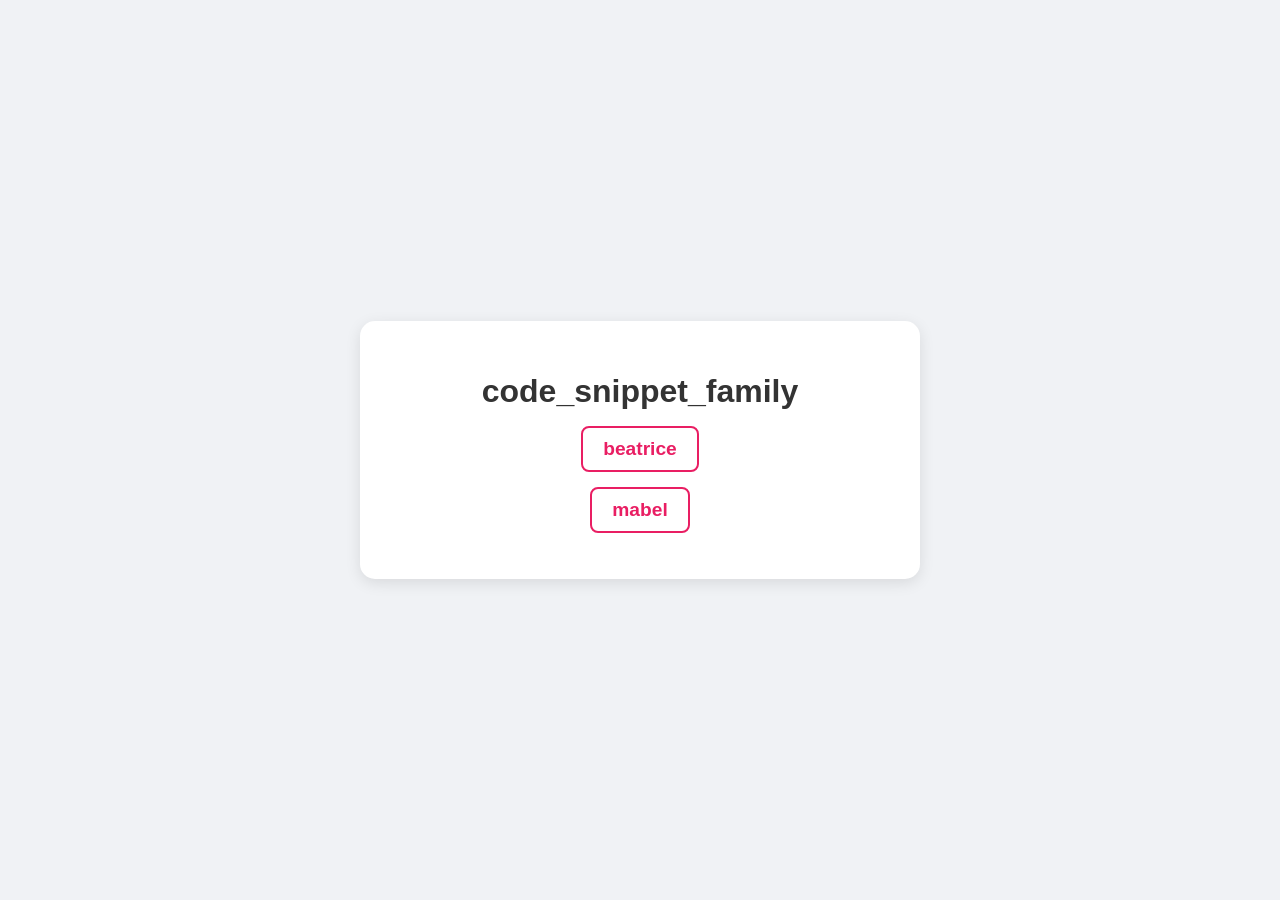
<file: index.html>
<!DOCTYPE html>
<html lang="en">
<head>
    <meta charset="UTF-8">
    <meta name="viewport" content="width=device-width, initial-scale=1.0">
    <meta name="robots" content="noindex, nofollow, noarchive, nosnippet, noimageindex, nocache">
    <title>code_snippet_family</title>
    <link rel="stylesheet" href="style.css">
</head>
<body>
    <div class="container">
        <h1>code_snippet_family</h1>
        <ul>
            <li><a href="beatrice/index.html">beatrice</a></li>
            <li><a href="mabel/index.html">mabel</a></li>
        </ul>
    </div>
</body>
</html>
</file>
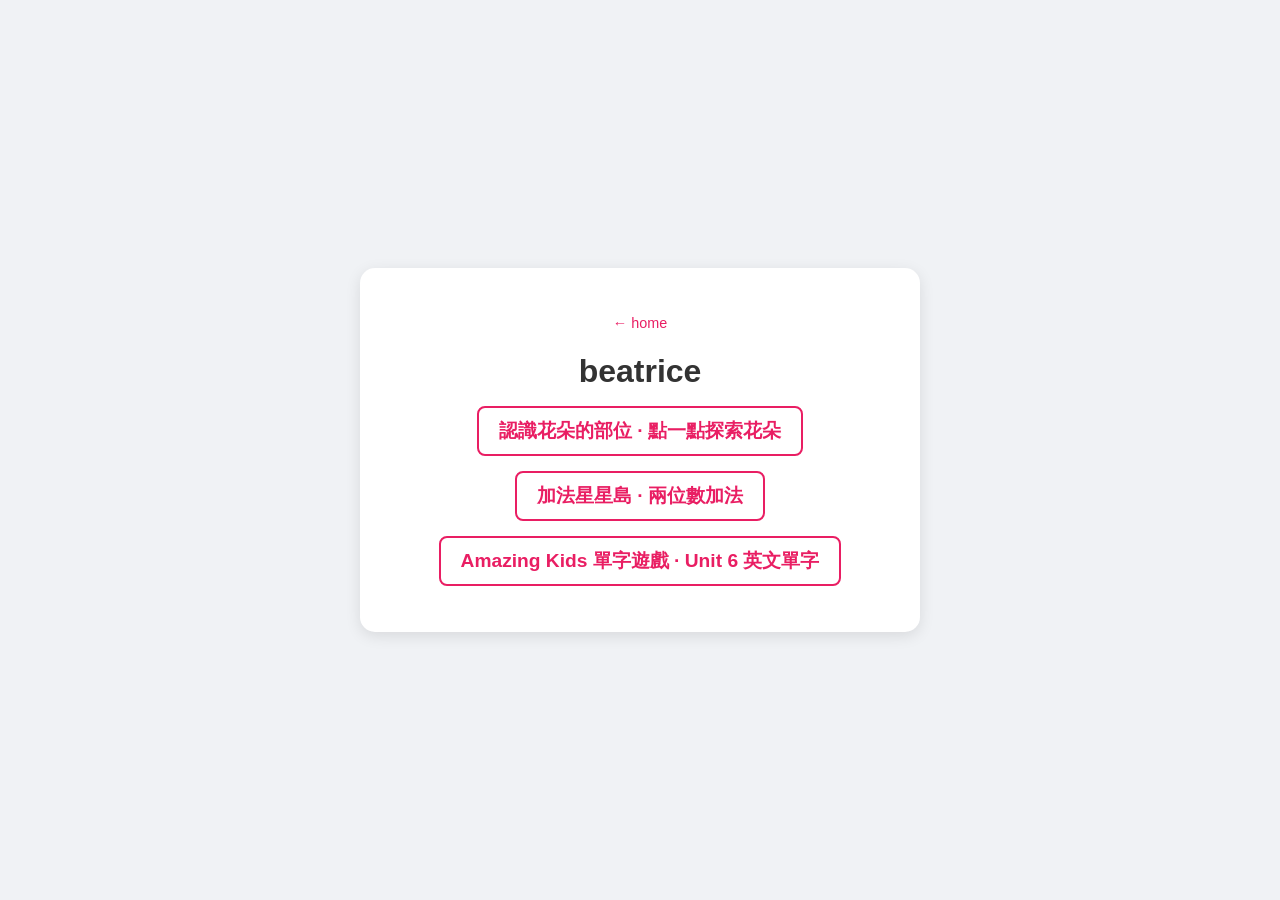
<file: beatrice/index.html>
<!DOCTYPE html>
<html lang="en">
<head>
    <meta charset="UTF-8">
    <meta name="viewport" content="width=device-width, initial-scale=1.0">
    <meta name="robots" content="noindex, nofollow, noarchive, nosnippet, noimageindex, nocache">
    <title>beatrice</title>
    <link rel="stylesheet" href="../style.css">
</head>
<body>
    <div class="container">
        <p><a class="back" href="../index.html">&larr; home</a></p>
        <h1>beatrice</h1>
        <ul>
            <li><a href="flower-parts.html">認識花朵的部位 · 點一點探索花朵</a></li>
            <li><a href="addition.html">加法星星島 · 兩位數加法</a></li>
            <li><a href="amazing-kids-words.html">Amazing Kids 單字遊戲 · Unit 6 英文單字</a></li>
        </ul>
    </div>
</body>
</html>
</file>
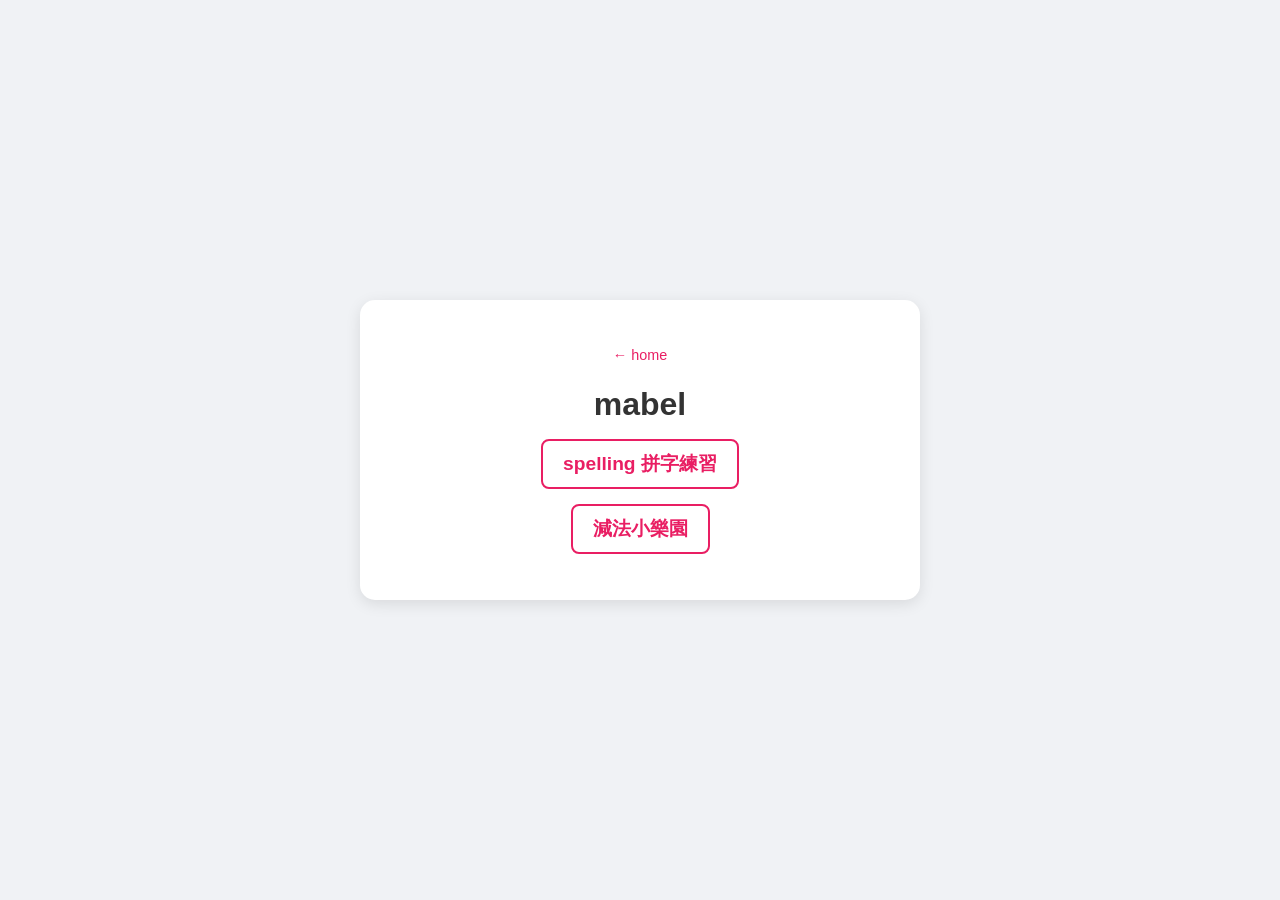
<file: mabel/index.html>
<!DOCTYPE html>
<html lang="en">
<head>
    <meta charset="UTF-8">
    <meta name="viewport" content="width=device-width, initial-scale=1.0">
    <meta name="robots" content="noindex, nofollow, noarchive, nosnippet, noimageindex, nocache">
    <title>mabel</title>
    <link rel="stylesheet" href="../style.css">
</head>
<body>
    <div class="container">
        <p><a class="back" href="../index.html">&larr; home</a></p>
        <h1>mabel</h1>
        <ul>
            <li><a href="spelling.html">spelling 拼字練習</a></li>
            <li><a href="subtraction.html">減法小樂園</a></li>
        </ul>
    </div>
</body>
</html>
</file>
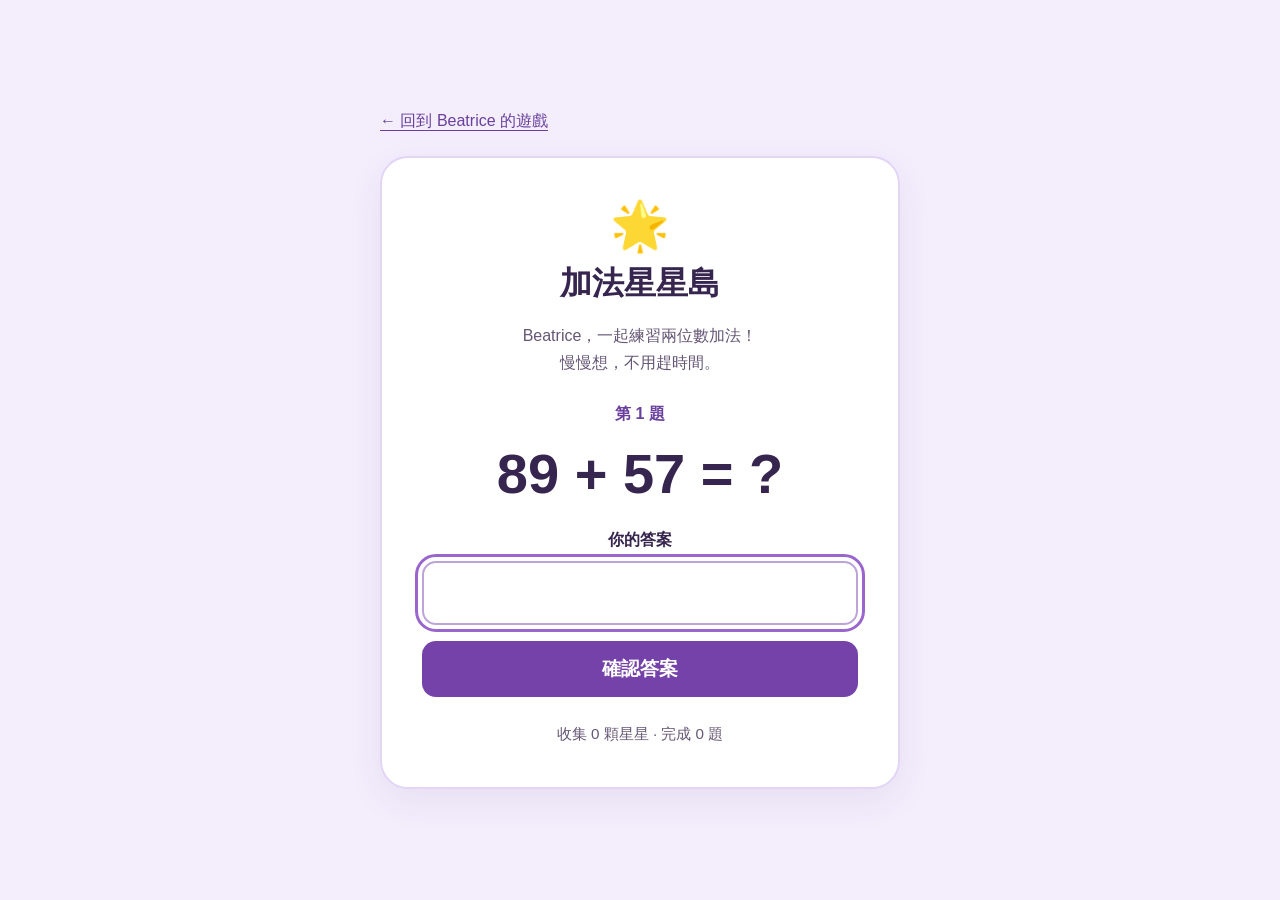
<file: beatrice/addition.html>
<!DOCTYPE html>
<html lang="zh-Hant">
<head>
  <meta charset="UTF-8">
  <meta name="viewport" content="width=device-width, initial-scale=1.0">
  <meta name="robots" content="noindex, nofollow, noarchive, nosnippet, noimageindex, nocache">
  <title>Beatrice · 加法星星島</title>
  <style>
    * { box-sizing: border-box; }
    body {
      margin: 0;
      padding: 24px 16px;
      min-height: 100vh;
      font-family: 'Segoe UI', Tahoma, sans-serif;
      color: #36254e;
      background: #f3edfc;
      display: grid;
      place-items: center;
    }
    main { width: 100%; max-width: 520px; }
    a { color: #69409d; text-underline-offset: 4px; }
    .card {
      margin-top: 24px;
      padding: clamp(24px, 6vw, 40px);
      border: 2px solid #e3d5f6;
      border-radius: 28px;
      background: white;
      text-align: center;
      box-shadow: 0 12px 36px #54347712;
    }
    .star { font-size: 48px; margin: 0; }
    h1 { margin: 8px 0 12px; font-size: 2rem; }
    .intro, .score { color: #655675; line-height: 1.7; }
    .question-number { margin-top: 28px; font-weight: bold; color: #69409d; }
    .equation { font-size: clamp(36px, 10vw, 56px); font-weight: bold; margin: 16px 0 24px; font-variant-numeric: tabular-nums; }
    label { display: block; margin-bottom: 10px; font-weight: bold; }
    input {
      width: 100%;
      min-height: 64px;
      border: 2px solid #bca4d9;
      border-radius: 14px;
      padding: 10px;
      font: inherit;
      font-size: 2rem;
      text-align: center;
    }
    button {
      width: 100%;
      min-height: 56px;
      margin-top: 16px;
      border: 0;
      border-radius: 14px;
      padding: 12px 16px;
      font: inherit;
      font-size: 1.2rem;
      font-weight: bold;
      color: white;
      background: #7542aa;
      cursor: pointer;
    }
    button:hover { background: #5d318d; }
    :focus-visible { outline: 3px solid #9a66cd; outline-offset: 4px; }
    input:disabled { color: #655675; background: #f5f1f9; opacity: 1; }
    #result { margin-top: 20px; line-height: 1.7; font-size: 1.1rem; }
    #result.correct { color: #22603e; }
    #result.incorrect { color: #8a4130; }
    .score { margin: 24px 0 0; font-size: 0.95rem; }
    [hidden] { display: none !important; }
  </style>
</head>
<body>
  <main>
    <a href="index.html">← 回到 Beatrice 的遊戲</a>
    <section class="card" aria-labelledby="title">
      <p class="star" aria-hidden="true">🌟</p>
      <h1 id="title">加法星星島</h1>
      <p class="intro">Beatrice，一起練習兩位數加法！<br>慢慢想，不用趕時間。</p>
      <p class="question-number" id="questionNumber"></p>
      <p class="equation" id="question"></p>
      <form id="answerForm" novalidate>
        <label for="answer">你的答案</label>
        <input id="answer" type="text" inputmode="numeric" pattern="[0-9]*" autocomplete="off" maxlength="3" aria-describedby="result" aria-labelledby="question answerLabel">
        <span id="answerLabel" hidden>你的答案</span>
        <button id="checkButton" type="submit">確認答案</button>
      </form>
      <div id="result" role="status" aria-live="polite" aria-atomic="true"></div>
      <button id="nextButton" type="button" hidden>下一題 →</button>
      <p class="score" id="score">收集 0 顆星星 · 完成 0 題</p>
      <noscript><p>請開啟 JavaScript，開始加法練習。</p></noscript>
    </section>
  </main>
  <script>
    const answer = document.getElementById('answer');
    const question = document.getElementById('question');
    const result = document.getElementById('result');
    const checkButton = document.getElementById('checkButton');
    const nextButton = document.getElementById('nextButton');
    let left;
    let right;
    let answered = false;
    let completed = 0;
    let stars = 0;

    function nextQuestion() {
      const previous = [left, right].sort().join(',');
      left = 10 + Math.floor(Math.random() * 90);
      right = 10 + Math.floor(Math.random() * 90);
      // Avoid immediately repeating the same addition, even in reverse order.
      if ([left, right].sort().join(',') === previous) right = right === 99 ? 10 : right + 1;
      answered = false;
      question.textContent = `${left} + ${right} = ?`;
      document.getElementById('questionNumber').textContent = `第 ${completed + 1} 題`;
      answer.value = '';
      answer.disabled = false;
      answer.removeAttribute('aria-invalid');
      result.textContent = '';
      result.className = '';
      checkButton.hidden = false;
      nextButton.hidden = true;
      answer.focus();
    }

    document.getElementById('answerForm').addEventListener('submit', (event) => {
      event.preventDefault();
      if (answered) return;
      const guess = answer.value.trim();
      if (!/^\d{1,3}$/.test(guess)) {
        result.textContent = '請先填入整數答案，再按「確認答案」。';
        result.className = 'incorrect';
        answer.setAttribute('aria-invalid', 'true');
        answer.focus();
        return;
      }
      answered = true;
      completed++;
      const correct = Number(guess) === left + right;
      if (correct) stars++;
      answer.removeAttribute('aria-invalid');
      result.className = correct ? 'correct' : 'incorrect';
      result.textContent = correct
        ? `⭐ 答對了！${left} + ${right} = ${left + right}。獲得一顆星星！`
        : `再加油！你回答 ${Number(guess)}，正確答案是 ${left} + ${right} = ${left + right}。`;
      document.getElementById('score').textContent = `收集 ${stars} 顆星星 · 完成 ${completed} 題`;
      answer.disabled = true;
      checkButton.hidden = true;
      nextButton.hidden = false;
      nextButton.focus();
    });

    nextButton.addEventListener('click', () => {
      if (answered) nextQuestion();
    });
    nextQuestion();
  </script>
</body>
</html>
</file>
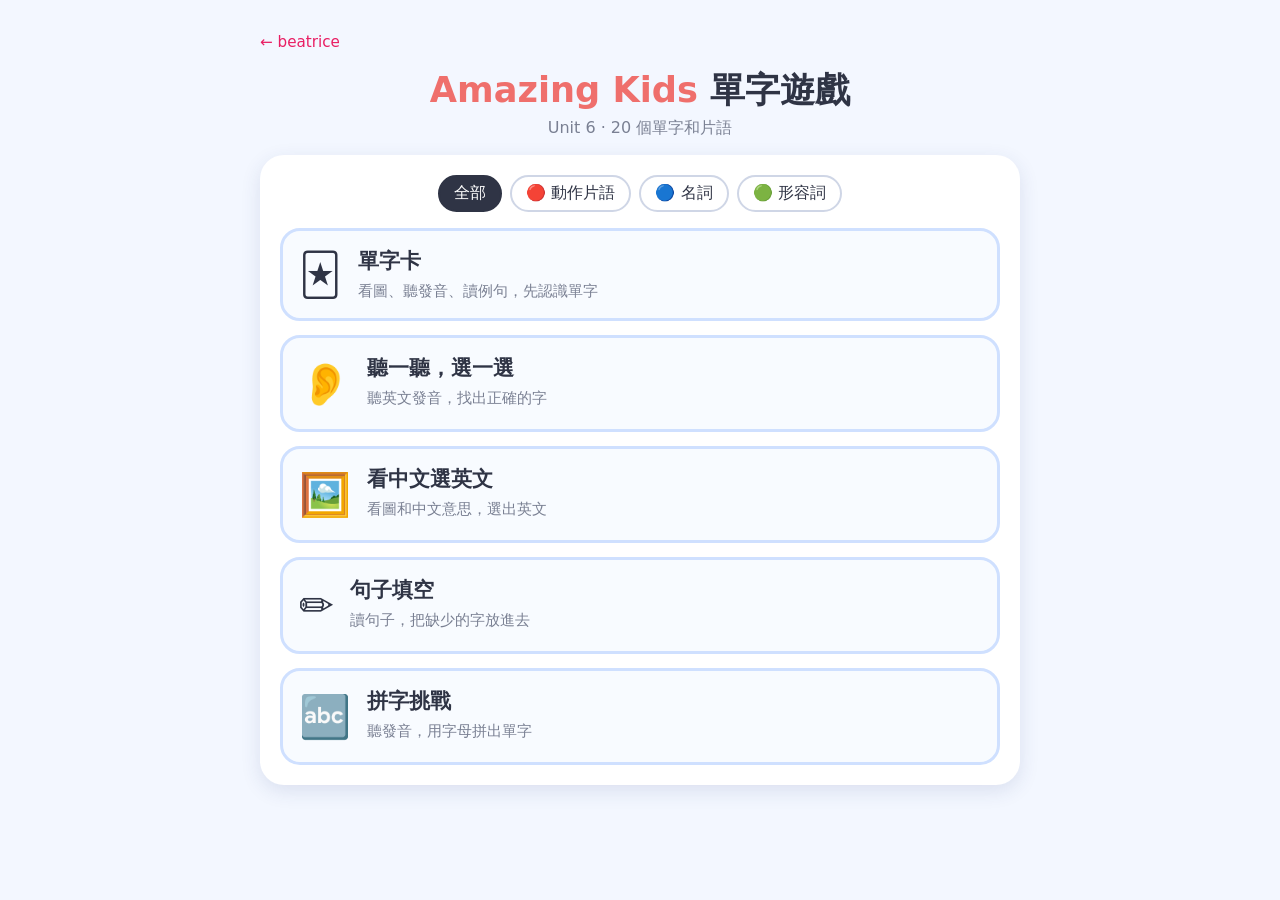
<file: beatrice/amazing-kids-words.html>
<!DOCTYPE html>
<html lang="zh-Hant">
<head>
  <meta charset="UTF-8">
  <meta name="viewport" content="width=device-width, initial-scale=1.0">
  <meta name="robots" content="noindex, nofollow, noarchive, nosnippet, noimageindex, nocache">
  <title>beatrice - Amazing Kids 單字遊戲</title>
  <style>
    * { box-sizing: border-box; }
    body {
      font-family: system-ui, "PingFang TC", "Microsoft JhengHei", sans-serif;
      background: #f3f7ff;
      margin: 0;
      padding: 16px;
      color: #2f3445;
    }
    a.back { color: #E91E63; text-decoration: none; font-size: 0.95rem; }
    a.back:hover { text-decoration: underline; }
    main { max-width: 760px; margin: 0 auto; }
    h1 { text-align: center; margin: 8px 0 4px; font-size: clamp(1.6rem, 6vw, 2.2rem); }
    h1 span { color: #ef6f6c; }
    .sub { text-align: center; color: #7a8093; margin: 0 0 16px; }
    .card {
      background: white; border-radius: 24px;
      box-shadow: 0 6px 20px rgba(40, 60, 120, 0.12);
      padding: 20px;
    }
    button { font-family: inherit; cursor: pointer; color: inherit; }
    button:focus-visible { outline: 3px solid #7c4dff; outline-offset: 3px; }
    .hidden { display: none !important; }

    /* 選單 */
    .modes { display: grid; gap: 14px; }
    .mode {
      display: flex; align-items: center; gap: 16px; text-align: left;
      border: 3px solid #cfe0ff; background: #f8fbff; border-radius: 20px;
      padding: 16px; font-size: 1.15rem; transition: transform .15s, background .15s;
    }
    .mode:hover { transform: translateY(-2px); background: #eaf2ff; }
    .mode .icon { font-size: 2.6rem; flex-shrink: 0; }
    .mode b { display: block; font-size: 1.3rem; margin-bottom: 4px; }
    .mode small { color: #7a8093; font-size: .95rem; }
    .best { font-size: .9rem; color: #e67e22; margin-top: 4px; display: block; }
    .groups { display: flex; flex-wrap: wrap; gap: 8px; justify-content: center; margin: 0 0 16px; }
    .chip {
      border: 2px solid #cfd6e6; background: white; border-radius: 999px;
      padding: 6px 14px; font-size: 1rem;
    }
    .chip.on { background: #2f3445; color: white; border-color: #2f3445; }

    /* 遊戲共用 */
    .top { display: flex; justify-content: space-between; align-items: center; gap: 8px; margin-bottom: 10px; }
    .progress { display: flex; gap: 4px; flex-wrap: wrap; }
    .dot { width: 14px; height: 14px; border-radius: 50%; background: #e3e8f2; }
    .dot.ok { background: #4caf50; }
    .dot.try { background: #ffb74d; }
    .dot.now { outline: 3px solid #E91E63; }
    .small-btn {
      border: 2px solid #cfe0ff; background: white; border-radius: 12px;
      padding: 6px 12px; font-size: 1rem; color: #3b5aa8;
    }
    .prompt { text-align: center; margin: 8px 0 14px; }
    .big-emoji { font-size: clamp(3.5rem, 16vw, 5.5rem); line-height: 1.1; }
    .zh { font-size: clamp(1.4rem, 5vw, 1.8rem); font-weight: bold; margin-top: 6px; }
    .hint { color: #7a8093; font-size: 1rem; margin-top: 4px; }
    .sentence { font-size: clamp(1.25rem, 4.6vw, 1.6rem); line-height: 1.6; margin: 8px 0; }
    .blank {
      display: inline-block; min-width: 4.5em; border-bottom: 3px solid #3b5aa8;
      color: #3b5aa8; font-weight: bold; padding: 0 4px;
    }
    .speak-big {
      border: 0; background: #ffe7a3; border-radius: 50%; width: 96px; height: 96px;
      font-size: 3rem; box-shadow: 0 4px 0 #e8c25b;
    }
    .speak-big:active { transform: translateY(3px); box-shadow: 0 1px 0 #e8c25b; }
    .speak { border: 0; background: none; font-size: 1.5rem; vertical-align: middle; padding: 0 4px; }

    .choices { display: grid; grid-template-columns: 1fr 1fr; gap: 12px; }
    .choice {
      border: 3px solid #d8e2f5; background: #fbfcff; border-radius: 18px;
      padding: 16px 10px; font-size: clamp(1.1rem, 4.4vw, 1.45rem); font-weight: bold;
      min-height: 74px; transition: transform .1s;
    }
    .choice:hover { transform: translateY(-2px); }
    .choice.right { background: #c8f0cb; border-color: #4caf50; }
    .choice.wrong { background: #ffd6d6; border-color: #ef5350; opacity: .6; }
    .choice small { display: block; font-weight: normal; font-size: .85rem; color: #6b7285; margin-top: 4px; }

    .feedback { text-align: center; min-height: 2.2em; font-size: 1.2rem; margin: 12px 0 4px; }
    .next {
      display: block; margin: 8px auto 0; border: 0; background: #3b5aa8; color: white;
      border-radius: 16px; padding: 12px 30px; font-size: 1.2rem;
    }

    /* 字卡 */
    .flash {
      border-radius: 22px; padding: 22px 16px; text-align: center; min-height: 260px;
      display: flex; flex-direction: column; justify-content: center; align-items: center; gap: 6px;
    }
    .flash .en { font-size: clamp(1.8rem, 8vw, 2.6rem); font-weight: bold; }
    .flash .ex { font-size: 1.15rem; color: #4b5164; margin-top: 8px; }
    .flash .ex-zh { font-size: 1rem; color: #7a8093; }
    .flash-nav { display: flex; justify-content: space-between; align-items: center; margin-top: 14px; }
    .flash-nav button { border: 2px solid #cfe0ff; background: white; border-radius: 14px; padding: 10px 18px; font-size: 1.1rem; }
    .cat-red { background: #ffe9e6; }
    .cat-blue { background: #e3f1ff; }
    .cat-green { background: #eaf6dc; }
    .tag { font-size: .85rem; border-radius: 999px; padding: 2px 10px; background: rgba(0,0,0,.06); }

    /* 拼字 */
    .slots { display: flex; flex-wrap: wrap; justify-content: center; gap: 6px; margin: 14px 0; }
    .slot {
      width: 44px; height: 52px; border-bottom: 4px solid #3b5aa8; font-size: 1.8rem;
      font-weight: bold; display: flex; align-items: center; justify-content: center;
      background: #f5f8ff; border-radius: 8px 8px 0 0;
    }
    .slot.bad { background: #ffd6d6; animation: shake .3s; }
    .slot.good { background: #c8f0cb; }
    .tiles { display: flex; flex-wrap: wrap; justify-content: center; gap: 8px; }
    .tile {
      width: 50px; height: 54px; border: 0; border-radius: 12px; background: #ffe7a3;
      box-shadow: 0 4px 0 #e8c25b; font-size: 1.7rem; font-weight: bold;
    }
    .tile:disabled { visibility: hidden; }
    .spell-tools { display: flex; justify-content: center; gap: 10px; margin-top: 14px; }
    @keyframes shake { 25% { transform: translateX(-4px); } 75% { transform: translateX(4px); } }

    /* 結果 */
    .result { text-align: center; }
    .stars { font-size: 3rem; letter-spacing: 6px; }
    .review { text-align: left; margin: 12px auto; max-width: 420px; }
    .review li { margin: 6px 0; font-size: 1.05rem; }
    .confetti { position: fixed; top: -40px; font-size: 28px; pointer-events: none; animation: fall 1.6s linear forwards; z-index: 10; }
    @keyframes fall { to { transform: translateY(110vh) rotate(360deg); } }

    @media (max-width: 420px) {
      .slot { width: 34px; height: 46px; font-size: 1.5rem; }
      .tile { width: 44px; height: 50px; }
    }
  </style>
</head>
<body>
<main>
  <p><a class="back" href="index.html">&larr; beatrice</a></p>
  <h1><span>Amazing Kids</span> 單字遊戲</h1>
  <p class="sub">Unit 6 · 20 個單字和片語</p>

  <!-- 選單 -->
  <section id="menu" class="card">
    <div class="groups" id="groups"></div>
    <div class="modes">
      <button class="mode" data-mode="flash"><span class="icon">🃏</span><span><b>單字卡</b><small>看圖、聽發音、讀例句，先認識單字</small></span></button>
      <button class="mode" data-mode="listen"><span class="icon">👂</span><span><b>聽一聽，選一選</b><small>聽英文發音，找出正確的字</small><span class="best" data-best="listen"></span></span></button>
      <button class="mode" data-mode="meaning"><span class="icon">🖼️</span><span><b>看中文選英文</b><small>看圖和中文意思，選出英文</small><span class="best" data-best="meaning"></span></span></button>
      <button class="mode" data-mode="sentence"><span class="icon">✏️</span><span><b>句子填空</b><small>讀句子，把缺少的字放進去</small><span class="best" data-best="sentence"></span></span></button>
      <button class="mode" data-mode="spell"><span class="icon">🔤</span><span><b>拼字挑戰</b><small>聽發音，用字母拼出單字</small><span class="best" data-best="spell"></span></span></button>
    </div>
  </section>

  <!-- 遊戲 -->
  <section id="game" class="card hidden">
    <div class="top">
      <button class="small-btn" id="quit">← 回選單</button>
      <div class="progress" id="progress"></div>
    </div>
    <div id="stage"></div>
    <div class="feedback" id="feedback" aria-live="polite"></div>
    <button class="next hidden" id="next">下一題 →</button>
  </section>

  <!-- 結果 -->
  <section id="result" class="card result hidden"></section>
</main>

<script>
const WORDS = [
  { en: 'take pictures (of)', say: 'take pictures of', ans: 'take pictures', cat: 'red', emoji: '📸', zh: '拍照',
    sent: 'I like to ___ of flowers.', sentZh: '我喜歡拍花的照片。' },
  { en: 'take a break', say: 'take a break', ans: 'take a break', cat: 'red', emoji: '☕', zh: '休息一下',
    sent: 'We are tired. Let\'s ___.', sentZh: '我們累了，休息一下吧。' },
  { en: 'make fun of', say: 'make fun of', ans: 'make fun of', cat: 'red', emoji: '😝', zh: '取笑、嘲笑',
    sent: 'Please don\'t ___ your friends.', sentZh: '請不要取笑你的朋友。' },
  { en: 'daydream', say: 'daydream', ans: 'daydream', cat: 'red', emoji: '💭', zh: '做白日夢',
    sent: 'Tom likes to ___ in class.', sentZh: 'Tom 喜歡在課堂上做白日夢。' },
  { en: 'pretend', say: 'pretend', ans: 'pretend', cat: 'red', emoji: '🎭', zh: '假裝',
    sent: 'Let\'s ___ we are cats. Meow!', sentZh: '我們來假裝是貓咪。喵！' },
  { en: 'classroom', say: 'classroom', ans: 'classroom', cat: 'blue', emoji: '🏫', zh: '教室',
    sent: 'We read books in the ___.', sentZh: '我們在教室裡讀書。' },
  { en: 'news', say: 'news', ans: 'news', cat: 'blue', emoji: '📺', zh: '新聞',
    sent: 'Dad watches the ___ on TV.', sentZh: '爸爸在電視上看新聞。' },
  { en: 'proud of their child', say: 'proud of their child', ans: 'proud of their child', cat: 'green', emoji: '👨‍👩‍👧', zh: '以孩子為榮',
    sent: 'The mom and dad are ___.', sentZh: '爸爸媽媽以孩子為榮。' },
  { en: 'famous', say: 'famous', ans: 'famous', cat: 'green', emoji: '🌟', zh: '有名的',
    sent: 'The kids are on TV. They are ___ now!', sentZh: '孩子們上電視了，現在很有名！' },
  { en: 'dark', say: 'dark', ans: 'dark', cat: 'green', emoji: '🌑', zh: '暗的、黑暗的',
    sent: 'It is ___ at night.', sentZh: '晚上天很暗。' },
  { en: 'bright', say: 'bright', ans: 'bright', cat: 'green', emoji: '☀️', zh: '明亮的',
    sent: 'The sun is very ___.', sentZh: '太陽非常明亮。' },
  { en: 'important', say: 'important', ans: 'important', cat: 'green', emoji: '❗', zh: '重要的',
    sent: 'Water is very ___ for plants.', sentZh: '水對植物非常重要。' },
  { en: 'different', say: 'different', ans: 'different', cat: 'green', emoji: '🍎🍌', zh: '不同的',
    sent: 'An apple and a banana are ___.', sentZh: '蘋果和香蕉是不一樣的。' },
  { en: 'confused', say: 'confused', ans: 'confused', cat: 'green', emoji: '😕', zh: '困惑的、搞不懂的',
    sent: 'I don\'t understand. I am ___.', sentZh: '我不懂，我覺得很困惑。' },
  { en: 'ready', say: 'ready', ans: 'ready', cat: 'green', emoji: '✅', zh: '準備好的',
    sent: 'Are you ___? Let\'s go!', sentZh: '你準備好了嗎？出發吧！' },
  { en: 'light', say: 'light', ans: 'light', cat: 'green', emoji: '🪶', zh: '輕的',
    sent: 'A feather is very ___.', sentZh: '羽毛非常輕。' },
  { en: 'weak', say: 'weak', ans: 'weak', cat: 'green', emoji: '🤒', zh: '虛弱的、沒力氣的',
    sent: 'I am sick. I feel ___.', sentZh: '我生病了，覺得沒力氣。' },
  { en: 'rich', say: 'rich', ans: 'rich', cat: 'green', emoji: '💰', zh: '有錢的',
    sent: 'The king has a lot of gold. He is ___.', sentZh: '國王有很多金子，他很有錢。' },
  { en: 'poor', say: 'poor', ans: 'poor', cat: 'green', emoji: '🥺', zh: '貧窮的',
    sent: 'The ___ man has no money.', sentZh: '這個窮人沒有錢。' },
  { en: 'thick', say: 'thick', ans: 'thick', cat: 'green', emoji: '📚', zh: '厚的',
    sent: 'This dictionary is very ___.', sentZh: '這本字典非常厚。' },
];

const GROUPS = [
  { id: 'all', label: '全部' },
  { id: 'red', label: '🔴 動作片語' },
  { id: 'blue', label: '🔵 名詞' },
  { id: 'green', label: '🟢 形容詞' },
];
const CAT_NAME = { red: '動作', blue: '名詞', green: '形容詞' };
const ROUND = 10;

const $ = id => document.getElementById(id);
const shuffle = a => { a = a.slice(); for (let i = a.length - 1; i > 0; i--) { const j = Math.floor(Math.random() * (i + 1)); [a[i], a[j]] = [a[j], a[i]]; } return a; };
const esc = s => s.replace(/[&<>"']/g, c => ({ '&': '&amp;', '<': '&lt;', '>': '&gt;', '"': '&quot;', "'": '&#39;' }[c]));

function store(key, val) {
  try {
    if (val === undefined) return JSON.parse(localStorage.getItem('beatrice-u6-' + key));
    localStorage.setItem('beatrice-u6-' + key, JSON.stringify(val));
  } catch (e) { return null; }
}

// ---- 發音 ----
let voice = null;
function pickVoice() {
  if (!('speechSynthesis' in window)) return;
  const vs = speechSynthesis.getVoices().filter(v => /^en[-_]/i.test(v.lang));
  voice = vs.find(v => /samantha|google us|jenny|aria/i.test(v.name)) || vs.find(v => /en[-_]US/i.test(v.lang)) || vs[0] || null;
}
if ('speechSynthesis' in window) { pickVoice(); speechSynthesis.onvoiceschanged = pickVoice; }
function speak(text, rate = 0.85) {
  if (!('speechSynthesis' in window)) return;
  speechSynthesis.cancel();
  const u = new SpeechSynthesisUtterance(text);
  u.lang = 'en-US'; u.rate = rate;
  if (voice) u.voice = voice;
  speechSynthesis.speak(u);
}
const fullSentence = w => w.sent.replace('___', w.ans);

// ---- 單字範圍 ----
let group = store('group') || 'all';
function pool() { return group === 'all' ? WORDS : WORDS.filter(w => w.cat === group); }
function renderGroups() {
  $('groups').innerHTML = GROUPS.map(g =>
    `<button class="chip ${g.id === group ? 'on' : ''}" data-g="${g.id}">${g.label}</button>`).join('');
}
$('groups').addEventListener('click', e => {
  const b = e.target.closest('.chip'); if (!b) return;
  group = b.dataset.g; store('group', group); renderGroups();
});

function renderBest() {
  document.querySelectorAll('[data-best]').forEach(el => {
    const b = store('best-' + el.dataset.best);
    el.textContent = b ? `最佳紀錄：${'⭐'.repeat(b)}` : '';
  });
}

// ---- 流程 ----
let mode, questions, idx, results, firstTry, locked;

function show(id) {
  ['menu', 'game', 'result'].forEach(s => $(s).classList.toggle('hidden', s !== id));
  window.scrollTo(0, 0);
}
function backToMenu() { speechSynthesis && speechSynthesis.cancel(); renderGroups(); renderBest(); show('menu'); }
$('quit').onclick = backToMenu;

document.querySelector('.modes').addEventListener('click', e => {
  const b = e.target.closest('.mode'); if (!b) return;
  start(b.dataset.mode);
});

function start(m) {
  mode = m;
  let p = pool();
  if (m === 'spell') {
    p = p.filter(w => !w.ans.includes(' '));
    if (!p.length) p = WORDS.filter(w => !w.ans.includes(' '));
  }
  if (m === 'flash') {
    questions = p.slice(); idx = 0;
    $('progress').innerHTML = '';
    show('game'); renderFlash(); return;
  }
  // 題目數：不足 ROUND 時重複出現
  let qs = [];
  while (qs.length < ROUND) qs = qs.concat(shuffle(p));
  questions = qs.slice(0, ROUND);
  idx = 0; results = [];
  show('game'); ask();
}

function renderProgress() {
  $('progress').innerHTML = questions.map((_, i) => {
    const r = results[i];
    return `<span class="dot ${r === 'ok' ? 'ok' : r === 'try' ? 'try' : ''} ${i === idx ? 'now' : ''}"></span>`;
  }).join('');
}

// 從所有單字挑干擾選項（優先同類）
function distractors(w, n) {
  const same = shuffle(WORDS.filter(x => x !== w && x.cat === w.cat));
  const other = shuffle(WORDS.filter(x => x !== w && x.cat !== w.cat));
  return same.concat(other).slice(0, n);
}

function ask() {
  locked = false; firstTry = true;
  $('feedback').textContent = '';
  $('next').classList.add('hidden');
  renderProgress();
  const w = questions[idx];
  if (mode === 'spell') return renderSpell(w);
  const opts = shuffle([w, ...distractors(w, 3)]);
  let head = '';
  if (mode === 'listen') {
    head = `<div class="prompt"><button class="speak-big" id="say" aria-label="再聽一次">🔊</button><div class="hint">點喇叭可以再聽一次</div></div>`;
  } else if (mode === 'meaning') {
    head = `<div class="prompt"><div class="big-emoji">${w.emoji}</div><div class="zh">${esc(w.zh)}</div><div class="hint">這是哪一個英文？</div></div>`;
  } else {
    const s = esc(w.sent).replace('___', '<span class="blank" id="blank">?</span>');
    head = `<div class="prompt"><div class="big-emoji" style="font-size:3rem">${w.emoji}</div><div class="sentence">${s}</div><button class="small-btn" id="zhBtn" onclick="this.outerHTML='<div class=hint>'+this.dataset.zh+'</div>'" data-zh="${esc(w.sentZh)}">看不懂？看中文提示</button></div>`;
  }
  const label = o => mode === 'sentence' ? o.ans : o.en;
  $('stage').innerHTML = head + `<div class="choices">${opts.map((o, i) =>
    `<button class="choice" data-i="${i}">${esc(label(o))}</button>`).join('')}</div>`;
  if (mode === 'listen') { $('say').onclick = () => speak(w.say); setTimeout(() => speak(w.say), 250); }
  $('stage').querySelectorAll('.choice').forEach(btn => {
    btn.onclick = () => choose(btn, opts[+btn.dataset.i], w);
  });
}

function choose(btn, picked, w) {
  if (locked || btn.classList.contains('wrong')) return;
  if (picked === w) {
    locked = true;
    btn.classList.add('right');
    btn.insertAdjacentHTML('beforeend', `<small>${esc(w.zh)}</small>`);
    if (mode === 'sentence') {
      $('blank').textContent = w.ans; speak(fullSentence(w));
      if ($('zhBtn')) $('zhBtn').click();
    }
    else speak(w.say);
    results[idx] = firstTry ? 'ok' : 'try';
    $('feedback').textContent = firstTry ? pick(['太棒了！🎉', 'Great job! 👏', '答對了！🌟', 'Amazing! ✨']) : '對了！下次一定可以一次答對 💪';
    if (firstTry) burst(6);
    renderProgress();
    $('next').classList.remove('hidden');
    $('next').focus({ preventScroll: true });
  } else {
    firstTry = false;
    btn.classList.add('wrong');
    btn.insertAdjacentHTML('beforeend', `<small>${esc(picked.zh)}</small>`);
    $('feedback').textContent = '再想想看～ 🤔';
    if (mode === 'listen') setTimeout(() => speak(w.say), 400);
  }
}
const pick = a => a[Math.floor(Math.random() * a.length)];

$('next').onclick = () => {
  idx++;
  if (idx >= questions.length) finish(); else ask();
};

// ---- 拼字 ----
let spellState;
function renderSpell(w) {
  const letters = w.ans.split('');
  spellState = { w, letters, filled: [], used: [] };
  const tiles = shuffle(letters.map((c, i) => ({ c, i })));
  $('stage').innerHTML = `
    <div class="prompt">
      <div class="big-emoji">${w.emoji}</div>
      <div class="zh">${esc(w.zh)} <button class="speak" id="say" aria-label="聽發音">🔊</button></div>
    </div>
    <div class="slots" id="slots">${letters.map(() => '<div class="slot"></div>').join('')}</div>
    <div class="tiles" id="tiles">${tiles.map((t, k) => `<button class="tile" data-k="${k}" data-c="${t.c}">${t.c}</button>`).join('')}</div>
    <div class="spell-tools">
      <button class="small-btn" id="undo">⌫ 退一格</button>
      <button class="small-btn" id="hintBtn">💡 提示一個字母</button>
    </div>`;
  $('say').onclick = () => speak(w.say);
  setTimeout(() => speak(w.say), 250);
  $('tiles').addEventListener('click', e => {
    const t = e.target.closest('.tile'); if (!t || locked) return;
    placeLetter(t);
  });
  $('undo').onclick = () => {
    if (locked || !spellState.used.length) return;
    const t = spellState.used.pop(); spellState.filled.pop();
    t.disabled = false; drawSlots();
  };
  $('hintBtn').onclick = () => {
    if (locked) return;
    firstTry = false;
    const need = spellState.letters[spellState.filled.length];
    const t = [...$('tiles').querySelectorAll('.tile:not(:disabled)')].find(x => x.dataset.c === need);
    if (t) placeLetter(t);
  };
}
function drawSlots(bad) {
  const slots = $('slots').children;
  for (let i = 0; i < slots.length; i++) {
    slots[i].textContent = spellState.filled[i] || '';
    slots[i].className = 'slot' + (bad && i === spellState.filled.length - 1 ? ' bad' : '');
  }
}
function placeLetter(t) {
  const s = spellState;
  const pos = s.filled.length;
  if (t.dataset.c !== s.letters[pos]) {
    // 放錯：顯示紅色再拿掉
    firstTry = false;
    s.filled.push(t.dataset.c); drawSlots(true); s.filled.pop();
    $('feedback').textContent = '這個字母不對喔，再試試 🤔';
    setTimeout(() => { if (spellState === s) drawSlots(); }, 450);
    return;
  }
  s.filled.push(t.dataset.c); s.used.push(t); t.disabled = true;
  $('feedback').textContent = '';
  drawSlots();
  if (s.filled.length === s.letters.length) {
    locked = true;
    [...$('slots').children].forEach(x => x.classList.add('good'));
    speak(s.w.say);
    results[idx] = firstTry ? 'ok' : 'try';
    $('feedback').textContent = firstTry ? `${s.w.ans}！完全正確 🎉` : `${s.w.ans}！拼好了 👍`;
    if (firstTry) burst(6);
    renderProgress();
    $('next').classList.remove('hidden');
    $('next').focus({ preventScroll: true });
  }
}

// ---- 單字卡 ----
function renderFlash() {
  const w = questions[idx];
  $('feedback').textContent = '';
  $('next').classList.add('hidden');
  $('stage').innerHTML = `
    <div class="flash cat-${w.cat}">
      <span class="tag">${CAT_NAME[w.cat]}</span>
      <div class="big-emoji">${w.emoji}</div>
      <div class="en">${esc(w.en)} <button class="speak" id="sayW" aria-label="聽單字">🔊</button></div>
      <div class="zh">${esc(w.zh)}</div>
      <div class="ex">${esc(fullSentence(w))} <button class="speak" id="sayS" aria-label="聽例句">🔊</button></div>
      <div class="ex-zh">${esc(w.sentZh)}</div>
    </div>
    <div class="flash-nav">
      <button id="prev">← 上一張</button>
      <span>${idx + 1} / ${questions.length}</span>
      <button id="fwd">下一張 →</button>
    </div>`;
  $('sayW').onclick = () => speak(w.say);
  $('sayS').onclick = () => speak(fullSentence(w));
  $('prev').onclick = () => { idx = (idx - 1 + questions.length) % questions.length; renderFlash(); };
  $('fwd').onclick = () => { idx = (idx + 1) % questions.length; renderFlash(); };
  speak(w.say);
}

// ---- 結果 ----
function finish() {
  const ok = results.filter(r => r === 'ok').length;
  const stars = ok >= questions.length ? 3 : ok >= questions.length * 0.7 ? 2 : 1;
  const best = store('best-' + mode) || 0;
  if (stars > best) store('best-' + mode, stars);
  const missed = [...new Set(questions.filter((_, i) => results[i] !== 'ok'))];
  $('result').innerHTML = `
    <div class="stars">${'⭐'.repeat(stars)}${'☆'.repeat(3 - stars)}</div>
    <h2>${stars === 3 ? '全部一次答對！Amazing Kid! 🏆' : stars === 2 ? '很棒喔！🎉' : '完成了！多練習會更厲害 💪'}</h2>
    <p>一次答對 ${ok} / ${questions.length} 題</p>
    ${missed.length ? `<p>再複習一下這些字：</p><ul class="review">${missed.map(w =>
      `<li>${w.emoji} <b>${esc(w.en)}</b> ${esc(w.zh)} <button class="speak" data-say="${esc(w.say)}">🔊</button></li>`).join('')}</ul>` : ''}
    <button class="next" id="again">再玩一次</button>
    <button class="small-btn" id="toMenu" style="margin-top:12px">回選單</button>`;
  $('result').querySelectorAll('[data-say]').forEach(b => b.onclick = () => speak(b.dataset.say));
  $('again').onclick = () => start(mode);
  $('toMenu').onclick = backToMenu;
  show('result');
  if (stars === 3) burst(30);
}

function burst(n) {
  const icons = ['🎉', '⭐', '✨', '🌟', '🎈'];
  for (let i = 0; i < n; i++) {
    const s = document.createElement('div');
    s.className = 'confetti';
    s.textContent = pick(icons);
    s.style.left = Math.random() * 100 + 'vw';
    s.style.animationDelay = Math.random() * 0.5 + 's';
    document.body.appendChild(s);
    setTimeout(() => s.remove(), 2200);
  }
}

renderGroups();
renderBest();
</script>
</body>
</html>
</file>
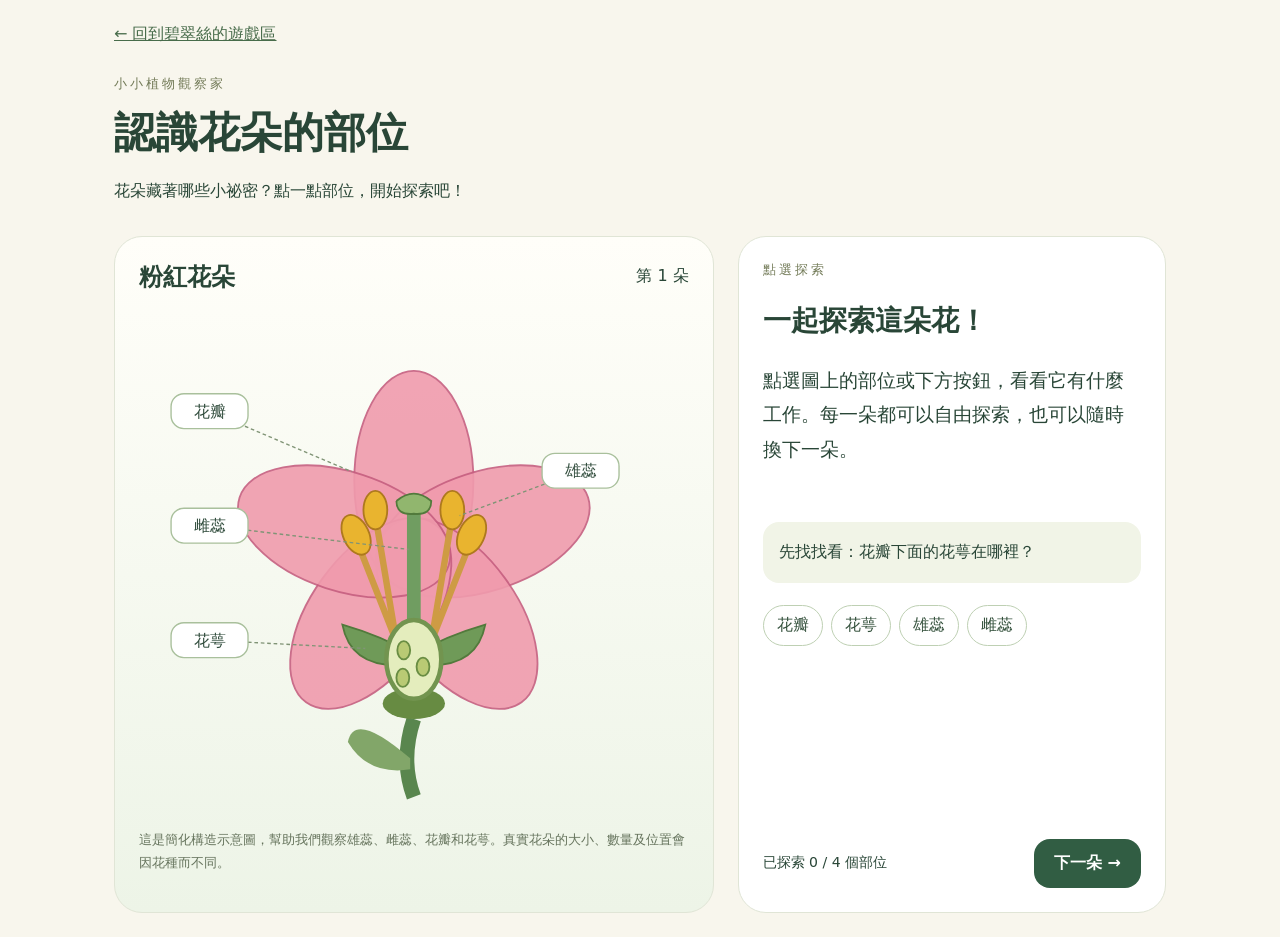
<file: beatrice/flower-parts.html>
<!doctype html>
<html lang="zh-Hant"><head><meta charset="utf-8"><meta name="viewport" content="width=device-width,initial-scale=1"><meta name="robots" content="noindex,nofollow"><title>認識花朵的部位</title><style>
*{box-sizing:border-box}body{margin:0;background:#f8f6ed;color:#294637;font-family:system-ui,"Microsoft JhengHei",sans-serif}main{max-width:1100px;margin:auto;padding:24px}a{color:#486c4b}header{margin:30px 0}h1{font-size:clamp(28px,5vw,42px);margin:12px 0}p{line-height:1.8}.tag{color:#737b58;font-size:13px;letter-spacing:3px}.layout{display:grid;grid-template-columns:1.4fr 1fr;gap:24px}.garden,.info{border:1px solid #e0e5d6;border-radius:28px;padding:24px;background:white}.garden{background:linear-gradient(#fffef9,#edf4e7)}.top,footer{display:flex;justify-content:space-between;align-items:center;gap:16px}.top h2{margin:0}svg{display:block;width:100%;height:auto}svg [data-part]{cursor:pointer}svg [data-part]:hover,svg [data-part].active{filter:drop-shadow(0 0 5px #bc8500)}svg text{font-size:17px;fill:#304c3c;pointer-events:none}.label rect{fill:white;stroke:#a9c09c;stroke-width:1.5}.label.active rect{fill:#ffedaf}.label line{stroke:#809476;stroke-width:1.5;stroke-dasharray:4 3}.info{display:flex;flex-direction:column}.info h2{font-size:28px}.explanation{font-size:19px;min-height:140px}.hint{background:#f1f4e7;padding:16px;border-radius:16px;line-height:1.8}.parts{display:flex;flex-wrap:wrap;gap:8px;margin:22px 0}.parts button{font:inherit;padding:9px 13px;border:1px solid #bed0b3;border-radius:24px;background:white;color:#34513c;cursor:pointer}.parts button.seen{background:#e2efd8}.parts button[aria-pressed=true]{background:#ffedaf;border-color:#ad7c22}button:focus-visible,a:focus-visible{outline:3px solid #885aba;outline-offset:4px}footer{margin-top:auto;padding-top:16px}.next{background:#315d43;color:white;border:0;border-radius:16px;padding:14px 20px;font:inherit;font-weight:700;cursor:pointer}.note{font-size:13px;color:#66745d}.progress{font-size:14px}@media(max-width:760px){main{padding:16px}.layout{grid-template-columns:1fr}.garden,.info{padding:18px}.explanation{min-height:0}}
</style></head><body><main><a href="index.html">← 回到碧翠絲的遊戲區</a><header><div class="tag">小小植物觀察家</div><h1>認識花朵的部位</h1><p>花朵藏著哪些小祕密？點一點部位，開始探索吧！</p></header><div class="layout"><section class="garden" aria-label="花朵互動圖"><div class="top"><h2 id="flowerName"></h2><span id="round"></span></div><svg id="flower" viewBox="0 0 600 570" role="group" aria-label="花朵簡化剖面圖"></svg><p class="note">這是簡化構造示意圖，幫助我們觀察雄蕊、雌蕊、花瓣和花萼。真實花朵的大小、數量及位置會因花種而不同。</p></section><section class="info" aria-label="部位解說"><div class="tag">點選探索</div><div aria-live="polite" aria-atomic="true"><h2 id="partName"></h2><p class="explanation" id="explanation"></p><div class="hint" id="hint"></div></div><div class="parts" id="parts" aria-label="選擇花朵部位"></div><footer><span class="progress" id="progress"></span><button class="next" id="next">下一朵 →</button></footer></section></div></main><script>
const parts=[
['花瓣','花瓣常有鮮豔的顏色，有些還有香味，可以吸引昆蟲等動物前來幫忙傳粉。','觀察任務：這朵花的花瓣是什麼顏色？'],
['花萼','花萼通常是綠色的。在花還是花苞時，花萼包在外面，保護還沒展開的花。','找找看：花瓣下面的綠色小片片。'],
['雄蕊','雄蕊會產生花粉。花粉被送到雌蕊後，在合適的條件下，可以幫助植物繁殖下一代。','找找看：花朵中央周圍，頂端黃色、細細長長的部位。'],
['雌蕊','雌蕊能接收花粉。完成受精後，雌蕊下方膨大的部分通常會發育成果實，裡面則會形成種子。','找找看：花朵中央綠色、上面細長、下面膨大的部位。']];
const flowers=[{name:'粉紅花朵',color:'#f09bad',dark:'#c65f80',n:5},{name:'紫色花朵',color:'#c6afe7',dark:'#9369be',n:6},{name:'金黃花朵',color:'#f5d17d',dark:'#c69b39',n:5}];
let index=0,round=1,seen=new Set();const $=id=>document.getElementById(id);
function select(i){seen.add(i);$('partName').textContent=parts[i][0];$('explanation').textContent=parts[i][1];$('hint').textContent=parts[i][2];document.querySelectorAll('[data-part]').forEach(el=>el.classList.toggle('active',Number(el.dataset.part)===i));document.querySelectorAll('.parts button').forEach((b,j)=>{b.classList.toggle('seen',seen.has(j));b.setAttribute('aria-pressed',String(j===i))});$('progress').textContent=seen.size===parts.length?'全部發現了！真棒！':'已探索 '+seen.size+' / '+parts.length+' 個部位'}
function draw(){const f=flowers[index];seen=new Set();$('flowerName').textContent=f.name;$('round').textContent='第 '+round+' 朵';let petals='';for(let i=0;i<f.n;i++)petals+=`<ellipse cx="300" cy="205" rx="65" ry="120" transform="rotate(${i*360/f.n} 300 285)" fill="${f.color}" stroke="${f.dark}" stroke-width="2" opacity=".9"/>`;
$('flower').innerHTML=`<path d="M300 465 Q285 510 300 550" fill="none" stroke="#59864e" stroke-width="16"/><path d="M296 508 Q235 455 228 490 Q250 527 296 520" fill="#82a669"/><g data-part="0">${petals}</g><path d="M300 405 Q232 414 222 362 Q267 375 300 395 Q333 375 378 362 Q368 414 300 405" fill="#6f9a58" stroke="#527a3c" stroke-width="2" data-part="1"/><ellipse cx="300" cy="448" rx="34" ry="17" fill="#678b42"/><g data-part="2" stroke="#ce9b44" stroke-width="7"><path d="M280 378 L237 269 M320 378 L363 269 M280 375 L258 243 M320 375 L342 243"/></g><g data-part="2" fill="#e9b42f" stroke="#ae791e" stroke-width="2"><ellipse cx="237" cy="264" rx="14" ry="23" transform="rotate(-25 237 264)"/><ellipse cx="363" cy="264" rx="14" ry="23" transform="rotate(25 363 264)"/><ellipse cx="258" cy="237" rx="13" ry="21"/><ellipse cx="342" cy="237" rx="13" ry="21"/></g><path d="M300 235 L300 375" stroke="#709d61" stroke-width="15" data-part="3"/><path d="M281 227 Q300 211 319 227 Q319 243 300 241 Q281 243 281 227" fill="#91b66e" stroke="#527a3c" stroke-width="2" data-part="3"/><ellipse cx="300" cy="400" rx="30" ry="43" fill="#e4edbd" stroke="#72944f" stroke-width="5" data-part="3"/><g data-part="3" fill="#b9ca74" stroke="#698d43" stroke-width="2"><ellipse cx="289" cy="390" rx="7" ry="10"/><ellipse cx="310" cy="408" rx="7" ry="10"/><ellipse cx="288" cy="420" rx="7" ry="10"/></g>`;
const labels=[[0,35,110,232,195],[1,35,360,247,388],[2,440,175,350,243],[3,35,235,295,280]];
labels.forEach(([i,x,y,tx,ty])=>{$('flower').insertAdjacentHTML('beforeend',`<g class="label" data-part="${i}" aria-hidden="true"><line x1="${x+42}" y1="${y+19}" x2="${tx}" y2="${ty}"/><rect x="${x}" y="${y}" width="84" height="38" rx="14"/><text x="${x+42}" y="${y+25}" text-anchor="middle">${parts[i][0]}</text></g>`)});
$('parts').innerHTML='';parts.forEach((p,i)=>{const b=document.createElement('button');b.textContent=p[0];b.setAttribute('aria-pressed','false');b.onclick=()=>select(i);$('parts').append(b)});$('progress').textContent='已探索 0 / '+parts.length+' 個部位';$('partName').textContent='一起探索這朵花！';$('explanation').textContent='點選圖上的部位或下方按鈕，看看它有什麼工作。每一朵都可以自由探索，也可以隨時換下一朵。';$('hint').textContent='先找找看：花瓣下面的花萼在哪裡？'}
$('flower').addEventListener('click',e=>{const p=e.target.closest('[data-part]');if(p)select(Number(p.dataset.part))});$('next').onclick=()=>{index=(index+1)%flowers.length;round++;draw()};draw();
</script></body></html>
</file>
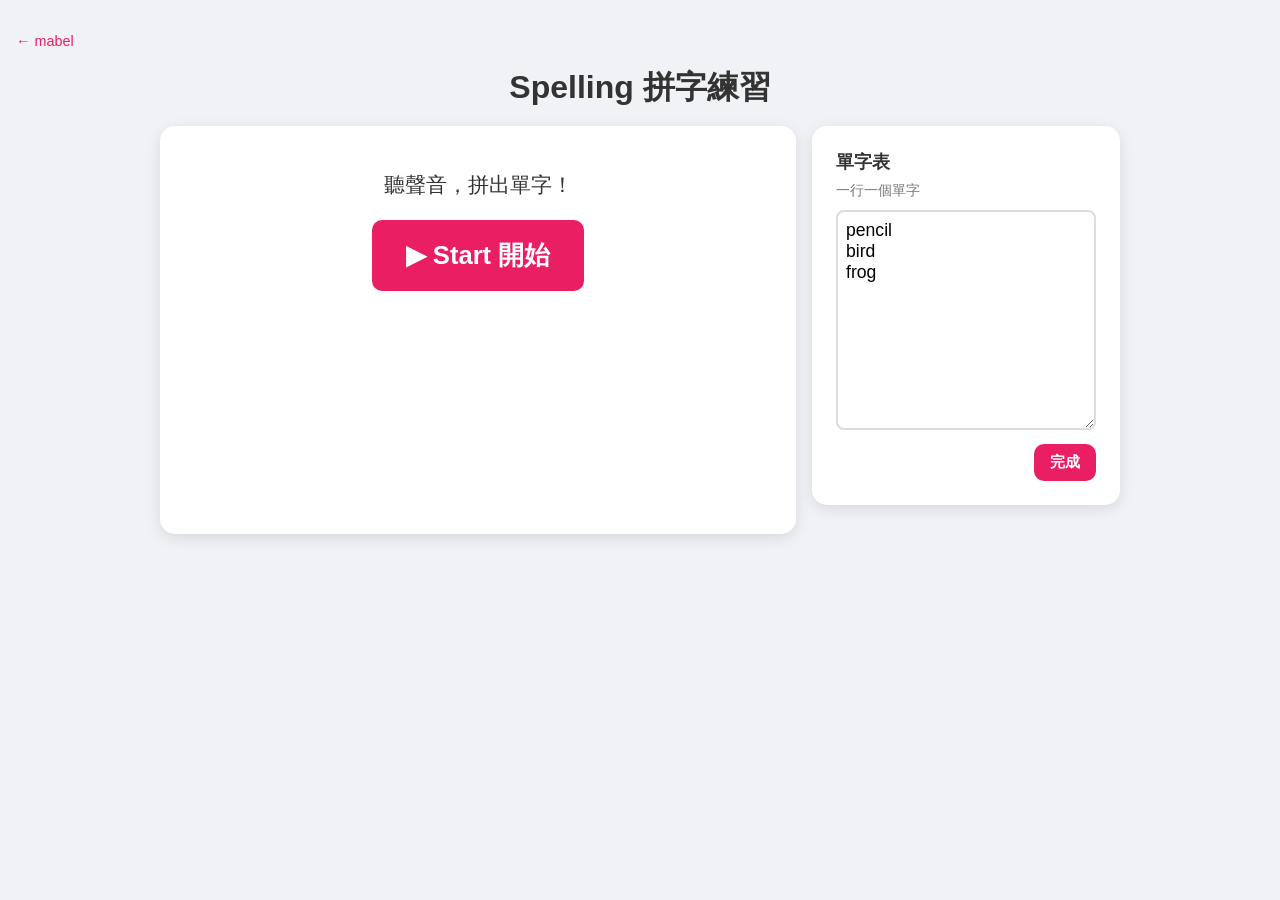
<file: mabel/spelling.html>
<!DOCTYPE html>
<html lang="en">
<head>
  <meta charset="UTF-8">
  <meta name="viewport" content="width=device-width, initial-scale=1.0">
  <meta name="robots" content="noindex, nofollow, noarchive, nosnippet, noimageindex, nocache">
  <title>mabel - spelling</title>
  <style>
    body {
      font-family: 'Segoe UI', Tahoma, Geneva, Verdana, sans-serif;
      background-color: #f0f2f5;
      margin: 0;
      padding: 16px;
      color: #333;
    }
    a.back {
      color: #E91E63;
      text-decoration: none;
      font-size: 0.9rem;
    }
    a.back:hover { text-decoration: underline; }
    h1 { color: #333; margin: 8px 0 16px; text-align: center; }
    .layout {
      display: flex;
      gap: 16px;
      max-width: 960px;
      margin: 0 auto;
      align-items: flex-start;
    }
    .card {
      background: white;
      padding: 24px;
      border-radius: 15px;
      box-shadow: 0 4px 15px rgba(0,0,0,0.1);
    }
    .game { flex: 1; text-align: center; min-height: 360px; }
    .words { width: 260px; flex-shrink: 0; }
    .words h2 { margin: 0 0 8px; font-size: 1.1rem; }
    @media (max-width: 700px) {
      .layout { flex-direction: column-reverse; }
      .words { width: auto; align-self: stretch; }
      .game { align-self: stretch; }
    }
    button {
      font-family: inherit;
      font-size: 1.2rem;
      font-weight: bold;
      color: #E91E63;
      background: white;
      border: 2px solid #E91E63;
      border-radius: 10px;
      padding: 10px 20px;
      cursor: pointer;
      transition: all 0.2s ease;
    }
    button:hover { background: #E91E63; color: white; }
    button.primary { background: #E91E63; color: white; }
    button.primary:hover { background: #C2185B; border-color: #C2185B; }
    button.small { font-size: 0.95rem; padding: 6px 14px; }
    button.big { font-size: 1.6rem; padding: 16px 32px; }
    textarea {
      width: 100%;
      box-sizing: border-box;
      height: 220px;
      font-size: 1.1rem;
      font-family: inherit;
      padding: 8px;
      border: 2px solid #ddd;
      border-radius: 8px;
      resize: vertical;
    }
    .hint { color: #777; font-size: 0.85rem; margin: 4px 0 10px; }
    .speak-row { display: flex; gap: 12px; justify-content: center; flex-wrap: wrap; margin: 16px 0 24px; }
    #answer {
      font-size: 2rem;
      padding: 10px 14px;
      width: 100%;
      max-width: 340px;
      box-sizing: border-box;
      text-align: center;
      border: 3px solid #ddd;
      border-radius: 12px;
      letter-spacing: 2px;
    }
    #answer:focus { outline: none; border-color: #E91E63; }
    .answer-row { display: flex; gap: 10px; justify-content: center; flex-wrap: wrap; }
    #result { min-height: 110px; margin-top: 20px; }
    .mark { font-size: 2.6rem; font-weight: bold; }
    .mark.ok { color: #2E7D32; }
    .mark.bad { color: #D32F2F; }
    .correct-word { font-size: 2.2rem; letter-spacing: 3px; margin: 6px 0; }
    .score { color: #777; margin-top: 12px; }
    .hidden { display: none !important; }
  </style>
</head>
<body>
  <p><a class="back" href="index.html">&larr; mabel</a></p>
  <h1>Spelling 拼字練習</h1>

  <div class="layout">
    <div class="card game">
      <div id="startView">
        <p style="font-size:1.3rem">聽聲音，拼出單字！</p>
        <button class="big primary" id="startBtn">▶ Start 開始</button>
      </div>

      <div id="playView" class="hidden">
        <div class="speak-row">
          <button class="big" id="againBtn">🔊 再唸一次</button>
          <button id="slowBtn">🐢 慢慢唸</button>
        </div>
        <div class="answer-row">
          <input id="answer" type="text" autocomplete="off" autocorrect="off" autocapitalize="off" spellcheck="false">
          <button class="primary" id="checkBtn">OK</button>
        </div>
        <div id="result"></div>
        <button class="big primary hidden" id="nextBtn">下一題 ➜</button>
        <div class="score" id="score"></div>
      </div>
    </div>

    <div class="card words">
      <h2>單字表</h2>
      <div id="editView">
        <p class="hint">一行一個單字</p>
        <textarea id="wordInput" spellcheck="false"></textarea>
        <p style="text-align:right;margin:10px 0 0"><button class="primary small" id="saveBtn">完成</button></p>
      </div>
      <div id="savedView" class="hidden">
        <p class="hint" id="wordCount"></p>
        <button class="small" id="editBtn">✏️ 顯示 / 修改</button>
      </div>
    </div>
  </div>

  <script>
    const STORAGE_KEY = 'mabel-spelling-words';
    const DEFAULT_WORDS = ['pencil', 'bird', 'frog'];

    const $ = (id) => document.getElementById(id);
    let words = [];
    let deck = [];
    let current = null;
    let answered = false;
    let right = 0;
    let total = 0;

    function loadWords() {
      try {
        const saved = localStorage.getItem(STORAGE_KEY);
        if (saved) return JSON.parse(saved);
      } catch (e) {}
      return null;
    }

    function storeWords(list) {
      try { localStorage.setItem(STORAGE_KEY, JSON.stringify(list)); } catch (e) {}
    }

    function parseWords(text) {
      const seen = new Set();
      return text.split(/[\n,]+/)
        .map((w) => w.trim().toLowerCase())
        .filter((w) => w && !seen.has(w) && seen.add(w));
    }

    function showEditor() {
      $('wordInput').value = words.join('\n');
      $('editView').classList.remove('hidden');
      $('savedView').classList.add('hidden');
    }

    function hideEditor() {
      $('wordCount').textContent = words.length + ' 個單字';
      $('editView').classList.add('hidden');
      $('savedView').classList.remove('hidden');
    }

    function saveWords() {
      const list = parseWords($('wordInput').value);
      if (list.length === 0) {
        alert('請至少輸入一個單字');
        return;
      }
      words = list;
      storeWords(words);
      deck = [];
      hideEditor();
      // Restart the current question with the new list
      if (!$('playView').classList.contains('hidden')) nextQuestion();
    }

    // Pick a voice once voices are available
    let voice = null;
    function pickVoice() {
      const voices = speechSynthesis.getVoices();
      voice = voices.find((v) => v.lang === 'en-US' && /Samantha|Google US English/.test(v.name))
        || voices.find((v) => v.lang === 'en-US')
        || voices.find((v) => v.lang.startsWith('en'))
        || null;
    }
    if ('speechSynthesis' in window) {
      pickVoice();
      speechSynthesis.onvoiceschanged = pickVoice;
    }

    function speak(word, rate) {
      if (!('speechSynthesis' in window)) {
        alert('這個瀏覽器不支援發音');
        return;
      }
      speechSynthesis.cancel();
      const u = new SpeechSynthesisUtterance(word);
      u.lang = 'en-US';
      if (voice) u.voice = voice;
      u.rate = rate;
      speechSynthesis.speak(u);
    }

    // Shuffle the whole list so every word comes up once before any repeats
    function drawWord() {
      if (deck.length === 0) {
        deck = words.slice();
        for (let i = deck.length - 1; i > 0; i--) {
          const j = Math.floor(Math.random() * (i + 1));
          [deck[i], deck[j]] = [deck[j], deck[i]];
        }
        if (deck.length > 1 && deck[deck.length - 1] === current) {
          [deck[0], deck[deck.length - 1]] = [deck[deck.length - 1], deck[0]];
        }
      }
      return deck.pop();
    }

    function nextQuestion() {
      current = drawWord();
      answered = false;
      $('answer').value = '';
      $('answer').disabled = false;
      $('checkBtn').disabled = false;
      $('result').innerHTML = '';
      $('nextBtn').classList.add('hidden');
      $('answer').focus();
      speak(current, 0.8);
    }

    function checkAnswer() {
      if (answered) {
        nextQuestion();
        return;
      }
      const guess = $('answer').value.trim().toLowerCase();
      if (!guess) return;
      answered = true;
      total++;
      const ok = guess === current;
      if (ok) right++;
      $('result').innerHTML = ok
        ? '<div class="mark ok">⭕ 答對了！</div><div class="correct-word">' + current + '</div>'
        : '<div class="mark bad">❌ 再加油</div><div class="hint">正確答案</div><div class="correct-word">' + current + '</div>';
      $('answer').disabled = true;
      $('checkBtn').disabled = true;
      $('score').textContent = '答對 ' + right + ' / ' + total;
      $('nextBtn').classList.remove('hidden');
      $('nextBtn').focus();
    }

    $('startBtn').onclick = () => {
      if (words.length === 0) {
        alert('請先在右邊輸入單字');
        return;
      }
      $('startView').classList.add('hidden');
      $('playView').classList.remove('hidden');
      nextQuestion();
    };
    $('againBtn').onclick = () => { speak(current, 0.8); $('answer').focus(); };
    $('slowBtn').onclick = () => { speak(current, 0.45); $('answer').focus(); };
    $('checkBtn').onclick = checkAnswer;
    $('answer').addEventListener('keydown', (e) => { if (e.key === 'Enter') checkAnswer(); });
    $('nextBtn').onclick = nextQuestion;
    $('saveBtn').onclick = saveWords;
    $('editBtn').onclick = showEditor;

    const saved = loadWords();
    if (saved && saved.length) {
      words = saved;
      hideEditor();
    } else {
      words = DEFAULT_WORDS.slice();
      showEditor();
    }
  </script>
</body>
</html>
</file>
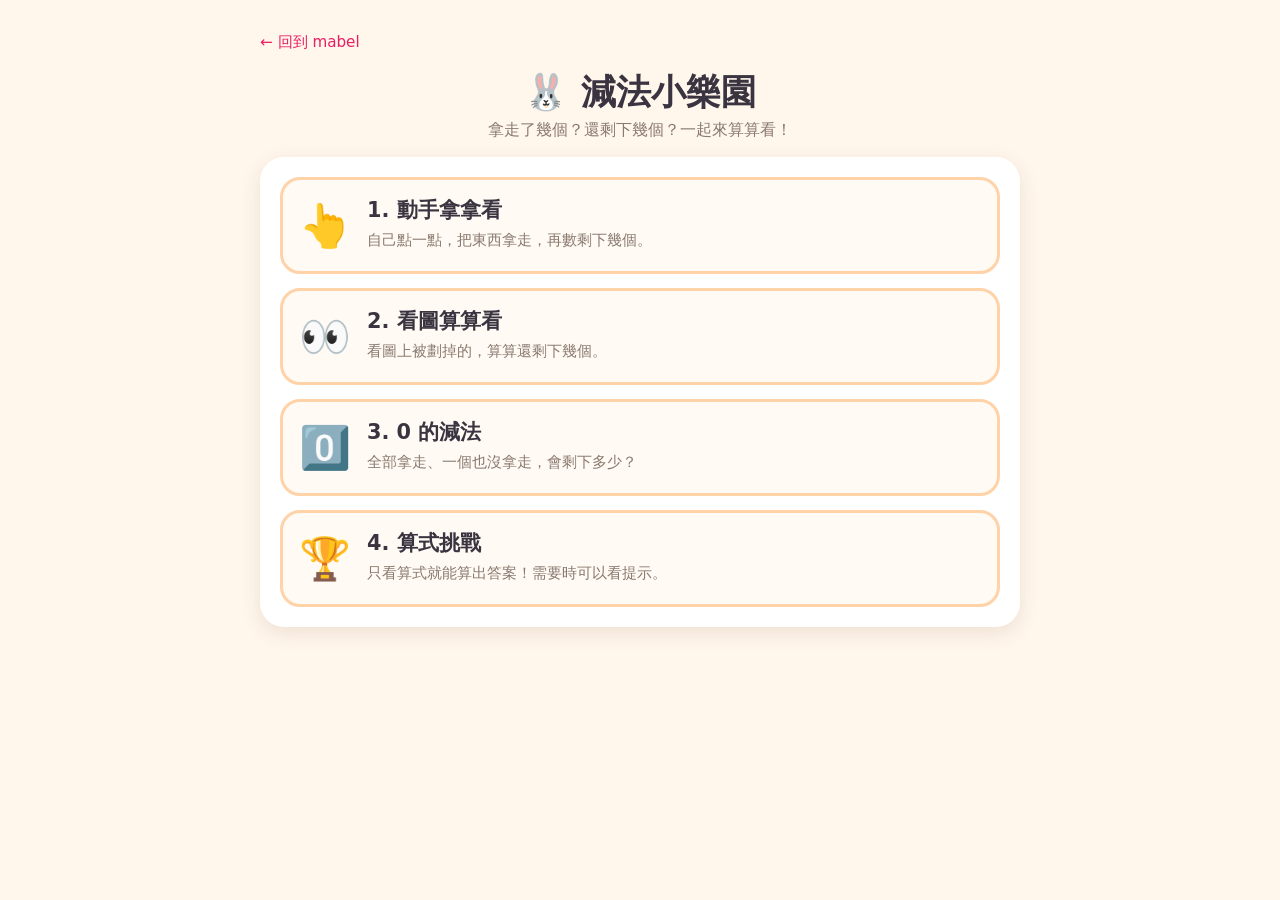
<file: mabel/subtraction.html>
<!DOCTYPE html>
<html lang="zh-Hant">
<head>
  <meta charset="UTF-8">
  <meta name="viewport" content="width=device-width, initial-scale=1.0">
  <meta name="robots" content="noindex, nofollow, noarchive, nosnippet, noimageindex, nocache">
  <title>mabel - 減法遊戲</title>
  <style>
    * { box-sizing: border-box; }
    body {
      font-family: system-ui, "PingFang TC", "Microsoft JhengHei", sans-serif;
      background: #fff6ec;
      margin: 0;
      padding: 16px;
      color: #3a3340;
    }
    a.back { color: #E91E63; text-decoration: none; font-size: 0.95rem; }
    a.back:hover { text-decoration: underline; }
    main { max-width: 760px; margin: 0 auto; }
    h1 { text-align: center; margin: 8px 0 4px; font-size: clamp(1.6rem, 6vw, 2.2rem); }
    .sub { text-align: center; color: #8a7a6f; margin: 0 0 16px; }
    .card {
      background: white;
      border-radius: 24px;
      box-shadow: 0 6px 20px rgba(120, 70, 30, 0.12);
      padding: 20px;
    }
    button { font-family: inherit; cursor: pointer; }
    button:focus-visible { outline: 3px solid #7c4dff; outline-offset: 3px; }

    /* 選單 */
    .modes { display: grid; gap: 14px; }
    .mode {
      display: flex; align-items: center; gap: 16px; text-align: left;
      border: 3px solid #ffd2a8; background: #fffaf4; border-radius: 20px;
      padding: 16px; font-size: 1.15rem; color: inherit;
      transition: transform .15s, background .15s;
    }
    .mode:hover { transform: translateY(-2px); background: #fff0dd; }
    .mode .icon { font-size: 2.6rem; flex-shrink: 0; }
    .mode b { display: block; font-size: 1.3rem; margin-bottom: 4px; }
    .mode small { color: #8a7a6f; font-size: .95rem; }
    .best { font-size: .9rem; color: #e67e22; margin-top: 4px; display: block; }

    /* 遊戲 */
    .top { display: flex; justify-content: space-between; align-items: center; gap: 8px; margin-bottom: 8px; }
    .progress { display: flex; gap: 4px; flex-wrap: wrap; }
    .dot { width: 14px; height: 14px; border-radius: 50%; background: #eee3d8; }
    .dot.ok { background: #4caf50; }
    .dot.try { background: #ffb74d; }
    .dot.now { outline: 3px solid #E91E63; }
    .small-btn {
      border: 2px solid #ffd2a8; background: white; border-radius: 12px;
      padding: 6px 12px; font-size: 1rem; color: #8a5a3a;
    }
    .story {
      font-size: clamp(1.25rem, 4.5vw, 1.6rem); line-height: 1.6;
      text-align: center; margin: 10px 0; min-height: 2.6em;
    }
    .story .speak { border: 0; background: none; font-size: 1.4rem; vertical-align: middle; }
    .story em { font-style: normal; color: #E91E63; font-weight: bold; }
    .scene {
      background: linear-gradient(#eef7ff, #e6f5e6);
      border-radius: 20px; padding: 14px 8px; margin: 8px 0;
      display: flex; flex-direction: column; align-items: center; gap: 8px;
      min-height: 90px; justify-content: center;
    }
    .scene.hidden-scene { display: none; }
    .row { display: flex; gap: 6px; justify-content: center; }
    .item {
      position: relative; width: clamp(46px, 13vw, 64px); height: clamp(46px, 13vw, 64px);
      font-size: clamp(30px, 9vw, 44px); line-height: 1;
      display: flex; align-items: center; justify-content: center;
      border-radius: 14px; background: rgba(255,255,255,.75);
      border: 2px solid transparent; padding: 0; user-select: none;
      transition: opacity .3s, transform .3s;
    }
    button.item:hover { border-color: #ffb74d; }
    .item.gone { opacity: .35; transform: scale(.88); }
    .item.gone::after {
      content: ""; position: absolute; inset: 6px;
      background: linear-gradient(135deg, transparent 45%, #e53935 45%, #e53935 55%, transparent 55%);
    }
    .item.pop { animation: pop .4s; }
    @keyframes pop { 50% { transform: scale(1.25); } }
    .empty { color: #9aa; font-size: 1.1rem; }
    .task { text-align: center; font-size: 1.1rem; color: #6a5a50; min-height: 1.6em; }

    .equation {
      display: flex; justify-content: center; align-items: center; gap: 10px;
      font-size: clamp(2.4rem, 11vw, 3.4rem); font-weight: bold; margin: 10px 0;
    }
    .box {
      min-width: 1.6em; height: 1.4em; border: 4px dashed #E91E63; border-radius: 14px;
      display: flex; align-items: center; justify-content: center; color: #E91E63;
      background: #fff5f8;
    }
    .box.right { border-style: solid; border-color: #4caf50; color: #2e7d32; background: #eefbea; }
    .shake { animation: shake .4s; }
    @keyframes shake { 20%,60% { transform: translateX(-8px); } 40%,80% { transform: translateX(8px); } }

    .pad { display: grid; grid-template-columns: repeat(6, 1fr); gap: 8px; margin-top: 8px; }
    .pad button {
      font-size: clamp(1.4rem, 6vw, 1.9rem); font-weight: bold; padding: 10px 0;
      border-radius: 16px; border: 3px solid #ffc48a; background: #fffaf4; color: #5a3a20;
    }
    .pad button:hover:not(:disabled) { background: #ffe8cc; }
    .pad button:disabled { opacity: .35; cursor: default; }
    .pad button.wrong { border-color: #e57373; background: #ffebee; color: #c62828; }

    .feedback { text-align: center; font-size: 1.3rem; min-height: 2em; margin: 10px 0 0; font-weight: bold; }
    .feedback.good { color: #2e7d32; }
    .feedback.bad { color: #d84315; }
    .next {
      display: block; margin: 10px auto 0; font-size: 1.3rem; font-weight: bold;
      background: #E91E63; color: white; border: 0; border-radius: 16px; padding: 12px 36px;
    }
    .hidden { display: none !important; }

    /* 結果 */
    .result { text-align: center; }
    .result .stars { font-size: 3rem; letter-spacing: 6px; margin: 10px 0; }
    .result p { font-size: 1.2rem; line-height: 1.7; }
    .tip { background: #fff3c4; border-radius: 16px; padding: 12px 16px; text-align: left; line-height: 1.8; font-size: 1.05rem; }
    .actions { display: flex; gap: 10px; justify-content: center; flex-wrap: wrap; margin-top: 16px; }
    .actions button { font-size: 1.15rem; padding: 10px 22px; border-radius: 14px; border: 3px solid #E91E63; background: white; color: #E91E63; font-weight: bold; }
    .actions button.primary { background: #E91E63; color: white; }

    .confetti { position: fixed; top: -40px; font-size: 28px; pointer-events: none; animation: fall 1.6s linear forwards; z-index: 10; }
    @keyframes fall { to { transform: translateY(110vh) rotate(360deg); } }

    @media (max-width: 480px) {
      body { padding: 10px; }
      .card { padding: 14px; }
      .pad { gap: 6px; }
    }
  </style>
</head>
<body>
<main>
  <p><a class="back" href="index.html">&larr; 回到 mabel</a></p>
  <h1>🐰 減法小樂園</h1>
  <p class="sub">拿走了幾個？還剩下幾個？一起來算算看！</p>

  <!-- 選單 -->
  <section class="card" id="menu">
    <div class="modes">
      <button class="mode" data-mode="take">
        <span class="icon">👆</span>
        <span><b>1. 動手拿拿看</b><small>自己點一點，把東西拿走，再數剩下幾個。</small><span class="best" data-best="take"></span></span>
      </button>
      <button class="mode" data-mode="look">
        <span class="icon">👀</span>
        <span><b>2. 看圖算算看</b><small>看圖上被劃掉的，算算還剩下幾個。</small><span class="best" data-best="look"></span></span>
      </button>
      <button class="mode" data-mode="zero">
        <span class="icon">0️⃣</span>
        <span><b>3. 0 的減法</b><small>全部拿走、一個也沒拿走，會剩下多少？</small><span class="best" data-best="zero"></span></span>
      </button>
      <button class="mode" data-mode="pure">
        <span class="icon">🏆</span>
        <span><b>4. 算式挑戰</b><small>只看算式就能算出答案！需要時可以看提示。</small><span class="best" data-best="pure"></span></span>
      </button>
    </div>
  </section>

  <!-- 遊戲 -->
  <section class="card hidden" id="game">
    <div class="top">
      <div class="progress" id="progress"></div>
      <button class="small-btn" id="quit">回選單</button>
    </div>
    <div class="story" id="story"></div>
    <div class="scene" id="scene"></div>
    <div class="task" id="task"></div>
    <div class="equation" id="equation"></div>
    <div class="pad" id="pad"></div>
    <div class="feedback" id="feedback" aria-live="polite"></div>
    <button class="next hidden" id="next">下一題 ➜</button>
  </section>

  <!-- 結果 -->
  <section class="card result hidden" id="result">
    <h2>🎉 完成了！</h2>
    <div class="stars" id="stars"></div>
    <p id="summary"></p>
    <div class="tip">
      💡 <b>動動腦發現：</b><br>
      ・一個數減掉自己，剩下 <b>0</b>。例如 8 − 8 = 0、10 − 10 = 0。<br>
      ・一個數減掉 <b>0</b>，什麼都沒拿走，答案還是自己。例如 5 − 0 = 5。
    </div>
    <div class="actions">
      <button class="primary" id="again">再玩一次</button>
      <button id="toMenu">換一種玩法</button>
    </div>
  </section>
</main>

<script>
(() => {
  const TOTAL = 10;
  const THEMES = [
    { e: '✏️', unit: '枝', name: '筆', place: '盒子裡', verb: '拿走了' },
    { e: '🍎', unit: '個', name: '蘋果', place: '籃子裡', verb: '吃掉了' },
    { e: '🎈', unit: '顆', name: '氣球', place: '小朋友手上', verb: '飛走了' },
    { e: '🐟', unit: '條', name: '小魚', place: '池塘裡', verb: '游走了' },
    { e: '🐤', unit: '隻', name: '小雞', place: '院子裡', verb: '跑走了' },
    { e: '🍪', unit: '塊', name: '餅乾', place: '盤子上', verb: '吃掉了' },
    { e: '🦋', unit: '隻', name: '蝴蝶', place: '花園裡', verb: '飛走了' },
    { e: '🍓', unit: '顆', name: '草莓', place: '碗裡', verb: '吃掉了' },
    { e: '🚗', unit: '輛', name: '小汽車', place: '停車場裡', verb: '開走了' },
    { e: '⭐', unit: '顆', name: '星星貼紙', place: '本子上', verb: '撕掉了' },
  ];
  const CHEERS = ['答對了！好棒！🎉', '太厲害了！🌟', '你好聰明！👏', '完全正確！💯', '哇，答對囉！🥳'];

  const $ = id => document.getElementById(id);
  const ui = {
    menu: $('menu'), game: $('game'), result: $('result'),
    progress: $('progress'), story: $('story'), scene: $('scene'), task: $('task'),
    equation: $('equation'), pad: $('pad'), feedback: $('feedback'), next: $('next'),
  };

  let mode, questions, idx, firstTry, q, tries, removed, done;

  // ---------- 儲存最佳成績（瀏覽器裡） ----------
  const store = {
    get(k) { try { return JSON.parse(localStorage.getItem('mabel-sub-' + k)); } catch { return null; } },
    set(k, v) { try { localStorage.setItem('mabel-sub-' + k, JSON.stringify(v)); } catch {} },
  };
  function showBest() {
    document.querySelectorAll('[data-best]').forEach(el => {
      const b = store.get(el.dataset.best);
      el.textContent = b != null ? `最佳成績：${'⭐'.repeat(starsFor(b))}（答對 ${b} 題）` : '';
    });
  }

  // ---------- 音效與朗讀 ----------
  let actx;
  function beep(freqs) {
    try {
      actx = actx || new (window.AudioContext || window.webkitAudioContext)();
      freqs.forEach((f, i) => {
        const o = actx.createOscillator(), g = actx.createGain();
        o.frequency.value = f; o.type = 'triangle';
        const t = actx.currentTime + i * 0.12;
        g.gain.setValueAtTime(0.18, t); g.gain.exponentialRampToValueAtTime(0.001, t + 0.25);
        o.connect(g).connect(actx.destination); o.start(t); o.stop(t + 0.26);
      });
    } catch {}
  }
  function say(text) {
    if (!('speechSynthesis' in window)) return;
    speechSynthesis.cancel();
    const u = new SpeechSynthesisUtterance(text.replace(/−/g, '減').replace(/=/g, '等於'));
    u.lang = 'zh-TW'; u.rate = 0.85;
    const v = speechSynthesis.getVoices().find(v => v.lang === 'zh-TW');
    if (v) u.voice = v;
    speechSynthesis.speak(u);
  }

  // ---------- 出題 ----------
  const rand = (lo, hi) => lo + Math.floor(Math.random() * (hi - lo + 1));
  function makeQuestions(m) {
    const list = [];
    let guard = 0;
    while (list.length < TOTAL && guard++ < 500) {
      let a, b;
      if (m === 'zero') {
        const kind = list.length % 3; // 減自己、減 0、剩 0 的混合
        a = rand(1, 10);
        b = kind === 1 ? 0 : a;
        if (kind === 2) { a = rand(0, 10); b = Math.random() < .5 ? a : 0; }
      } else {
        a = rand(2, 10);
        const r = Math.random();
        b = r < .12 ? a : r < .2 ? 0 : rand(1, a - 1);
        if (m === 'take' && b === 0) b = rand(1, a);
      }
      const prev = list[list.length - 1];
      if (prev && prev.a === a && prev.b === b) continue;
      if (list.filter(x => x.a === a && x.b === b).length >= 2) continue;
      list.push({ a, b, t: THEMES[rand(0, THEMES.length - 1)] });
    }
    return list.sort(() => Math.random() - .5);
  }

  // ---------- 畫面 ----------
  function show(section) {
    [ui.menu, ui.game, ui.result].forEach(s => s.classList.toggle('hidden', s !== section));
  }

  function start(m) {
    mode = m; questions = makeQuestions(m); idx = 0; firstTry = [];
    show(ui.game); render();
  }

  function renderProgress() {
    ui.progress.innerHTML = '';
    for (let i = 0; i < TOTAL; i++) {
      const d = document.createElement('span');
      d.className = 'dot' + (i < idx ? (firstTry[i] ? ' ok' : ' try') : '') + (i === idx ? ' now' : '');
      ui.progress.appendChild(d);
    }
  }

  function storyText() {
    const { a, b, t } = q;
    return `${t.place}有 ${a} ${t.unit}${t.name}，${t.verb} ${b} ${t.unit}，還剩下幾${t.unit}？`;
  }

  function render() {
    q = questions[idx]; tries = 0; removed = new Set(); done = false;
    renderProgress();
    ui.feedback.textContent = ''; ui.feedback.className = 'feedback';
    ui.next.classList.add('hidden');

    // 故事
    const { a, b, t } = q;
    ui.story.innerHTML = '';
    if (mode === 'pure') {
      ui.story.textContent = '算算看，答案是多少？';
    } else {
      ui.story.innerHTML = `${t.place}有 <em>${a}</em> ${t.unit}${t.name}，${t.verb} <em>${b}</em> ${t.unit}，還剩下幾${t.unit}？ `;
      const sp = document.createElement('button');
      sp.className = 'speak'; sp.textContent = '🔊'; sp.title = '唸給我聽';
      sp.onclick = () => say(storyText());
      ui.story.appendChild(sp);
    }

    // 圖
    ui.scene.classList.toggle('hidden-scene', mode === 'pure');
    drawScene(mode === 'look' || mode === 'zero' ? b : 0, mode === 'take');

    // 算式
    ui.equation.innerHTML = `<span>${a}</span><span>−</span><span>${b}</span><span>=</span><span class="box" id="box">?</span>`;

    // 數字鍵
    ui.pad.innerHTML = '';
    for (let n = 0; n <= 10; n++) {
      const btn = document.createElement('button');
      btn.textContent = n;
      btn.onclick = () => answer(n, btn);
      ui.pad.appendChild(btn);
    }
    // 第 12 格放提示 / 朗讀
    const extra = document.createElement('button');
    extra.textContent = mode === 'pure' ? '💡' : '🔊';
    extra.title = mode === 'pure' ? '看圖提示' : '唸給我聽';
    extra.onclick = () => mode === 'pure' ? showHint() : say(storyText());
    ui.pad.appendChild(extra);

    updateTask();
  }

  // crossed: 一開始就劃掉的數量；clickable: 小朋友可以自己點
  function drawScene(crossed, clickable) {
    const { a, t } = q;
    ui.scene.innerHTML = '';
    if (a === 0) {
      ui.scene.innerHTML = `<div class="empty">${t.place}一${t.unit}${t.name}也沒有（0 ${t.unit}）</div>`;
      return;
    }
    let row;
    for (let i = 0; i < a; i++) {
      if (i % 5 === 0) { row = document.createElement('div'); row.className = 'row'; ui.scene.appendChild(row); }
      const el = document.createElement(clickable ? 'button' : 'span');
      el.className = 'item';
      el.textContent = t.e;
      // 劃掉的放在後面，跟課本一樣從右邊拿走
      if (i >= a - crossed) el.classList.add('gone');
      if (clickable) {
        el.setAttribute('aria-label', `${t.name} ${i + 1}`);
        el.onclick = () => toggleItem(i, el);
      }
      row.appendChild(el);
    }
  }

  function toggleItem(i, el) {
    if (done) return;
    if (removed.has(i)) { removed.delete(i); el.classList.remove('gone'); }
    else {
      if (removed.size >= q.b) { flash(`只要拿走 ${q.b} ${q.t.unit}就好喔！`, 'bad'); return; }
      removed.add(i); el.classList.add('gone');
    }
    el.classList.remove('pop'); void el.offsetWidth; el.classList.add('pop');
    beep([500 + removed.size * 40]);
    updateTask();
  }

  function updateTask() {
    const padLocked = mode === 'take' && removed.size < q.b;
    ui.pad.querySelectorAll('button').forEach(b => { if (!b.classList.contains('wrong')) b.disabled = padLocked || done; });
    if (mode === 'take') {
      if (q.b === 0) ui.task.textContent = '一個也不用拿走喔！數數看還有幾個？';
      else if (removed.size < q.b) ui.task.textContent = `👆 點一點，拿走 ${q.b} ${q.t.unit}（已經拿走 ${removed.size} ${q.t.unit}）`;
      else ui.task.textContent = `拿走 ${q.b} ${q.t.unit}了！數數看沒被劃掉的還有幾${q.t.unit}？`;
    } else if (mode === 'pure') {
      ui.task.textContent = '';
    } else {
      ui.task.textContent = '數數看，沒有被劃掉的有幾個？';
    }
  }

  function flash(msg, cls) {
    ui.feedback.textContent = msg; ui.feedback.className = 'feedback ' + cls;
  }

  function showHint() {
    ui.scene.classList.remove('hidden-scene');
    drawScene(q.b, false);
    ui.task.textContent = `${q.a} 個拿走 ${q.b} 個，數數看還剩幾個？`;
  }

  function answer(n, btn) {
    if (done) return;
    const right = q.a - q.b;
    const box = $('box');
    if (n === right) {
      done = true;
      box.textContent = n; box.classList.add('right');
      firstTry[idx] = tries === 0;
      let msg = CHEERS[rand(0, CHEERS.length - 1)];
      if (q.b === q.a) msg += `　全部拿走，剩下 0！`;
      else if (q.b === 0) msg += `　沒拿走，還是 ${q.a}！`;
      flash(msg, 'good');
      if (mode !== 'pure' || !ui.scene.classList.contains('hidden-scene')) drawScene(q.b, false);
      beep([660, 880, 1100]);
      confetti();
      say(`${q.a} 減 ${q.b} 等於 ${right}`);
      updateTask();
      ui.task.textContent = mode === 'pure' ? '' : `剩下 ${right} ${q.t.unit}${q.t.name}`;
      ui.next.textContent = idx === TOTAL - 1 ? '看成績 ➜' : '下一題 ➜';
      ui.next.classList.remove('hidden');
      ui.next.focus();
    } else {
      tries++;
      btn.classList.add('wrong'); btn.disabled = true;
      box.classList.remove('shake'); void box.offsetWidth; box.classList.add('shake');
      beep([220]);
      if (mode === 'pure') showHint();
      if (tries >= 2) {
        if (mode === 'take' || mode === 'pure') drawScene(q.b, false);
        flash(`沒關係！${q.a} 個拿走 ${q.b} 個，一個一個數沒劃掉的～`, 'bad');
      } else {
        flash(n > right ? '太多了，再數數看喔！' : '太少了，再數數看喔！', 'bad');
      }
    }
  }

  function nextQ() {
    idx++;
    if (idx >= TOTAL) return finish();
    render();
  }

  function starsFor(score) { return score >= 10 ? 3 : score >= 7 ? 2 : 1; }

  function finish() {
    const score = firstTry.filter(Boolean).length;
    const best = store.get(mode);
    if (best == null || score > best) store.set(mode, score);
    $('stars').textContent = '⭐'.repeat(starsFor(score)) + '☆'.repeat(3 - starsFor(score));
    $('summary').innerHTML = `一次就答對 <b>${score}</b> 題（共 ${TOTAL} 題）<br>` +
      (score === TOTAL ? 'Mabel 全部答對，好厲害！🏅' : score >= 7 ? '很棒喔！再練習一下就會全對！💪' : '慢慢數，一定會越來越厲害！🌱');
    show(ui.result);
    confetti(30);
  }

  function confetti(n = 12) {
    const pieces = ['🎉', '⭐', '🌸', '🎈', '✨', '💖'];
    for (let i = 0; i < n; i++) {
      const s = document.createElement('span');
      s.className = 'confetti';
      s.textContent = pieces[rand(0, pieces.length - 1)];
      s.style.left = rand(0, 95) + 'vw';
      s.style.animationDelay = (Math.random() * .5) + 's';
      document.body.appendChild(s);
      setTimeout(() => s.remove(), 2300);
    }
  }

  // ---------- 事件 ----------
  document.querySelectorAll('.mode').forEach(b => b.onclick = () => start(b.dataset.mode));
  ui.next.onclick = nextQ;
  $('quit').onclick = () => { showBest(); show(ui.menu); };
  $('again').onclick = () => start(mode);
  $('toMenu').onclick = () => { showBest(); show(ui.menu); };
  if ('speechSynthesis' in window) speechSynthesis.onvoiceschanged = () => {};
  showBest();
})();
</script>
</body>
</html>
</file>
<file: style.css>
body {
    font-family: 'Segoe UI', Tahoma, Geneva, Verdana, sans-serif;
    display: flex;
    flex-direction: column;
    align-items: center;
    justify-content: center;
    min-height: 100vh;
    background-color: #f0f2f5;
    margin: 0;
}
.container {
    background: white;
    padding: 30px;
    border-radius: 15px;
    box-shadow: 0 4px 15px rgba(0,0,0,0.1);
    text-align: center;
    max-width: 500px;
    width: 90%;
}
h1 {
    color: #333;
    margin-bottom: 8px;
}
p.sub {
    color: #777;
    margin-top: 0;
    font-size: 0.9rem;
}
ul {
    list-style-type: none;
    padding: 0;
}
li {
    margin: 15px 0;
}
a {
    text-decoration: none;
    color: #E91E63;
    font-size: 1.2rem;
    font-weight: bold;
    padding: 10px 20px;
    border: 2px solid #E91E63;
    border-radius: 8px;
    transition: all 0.3s ease;
    display: inline-block;
}
a:hover {
    background-color: #E91E63;
    color: white;
}
a.back {
    font-size: 0.9rem;
    font-weight: normal;
    padding: 0;
    border: none;
}
a.back:hover {
    background-color: transparent;
    color: #E91E63;
    text-decoration: underline;
}
</file>
